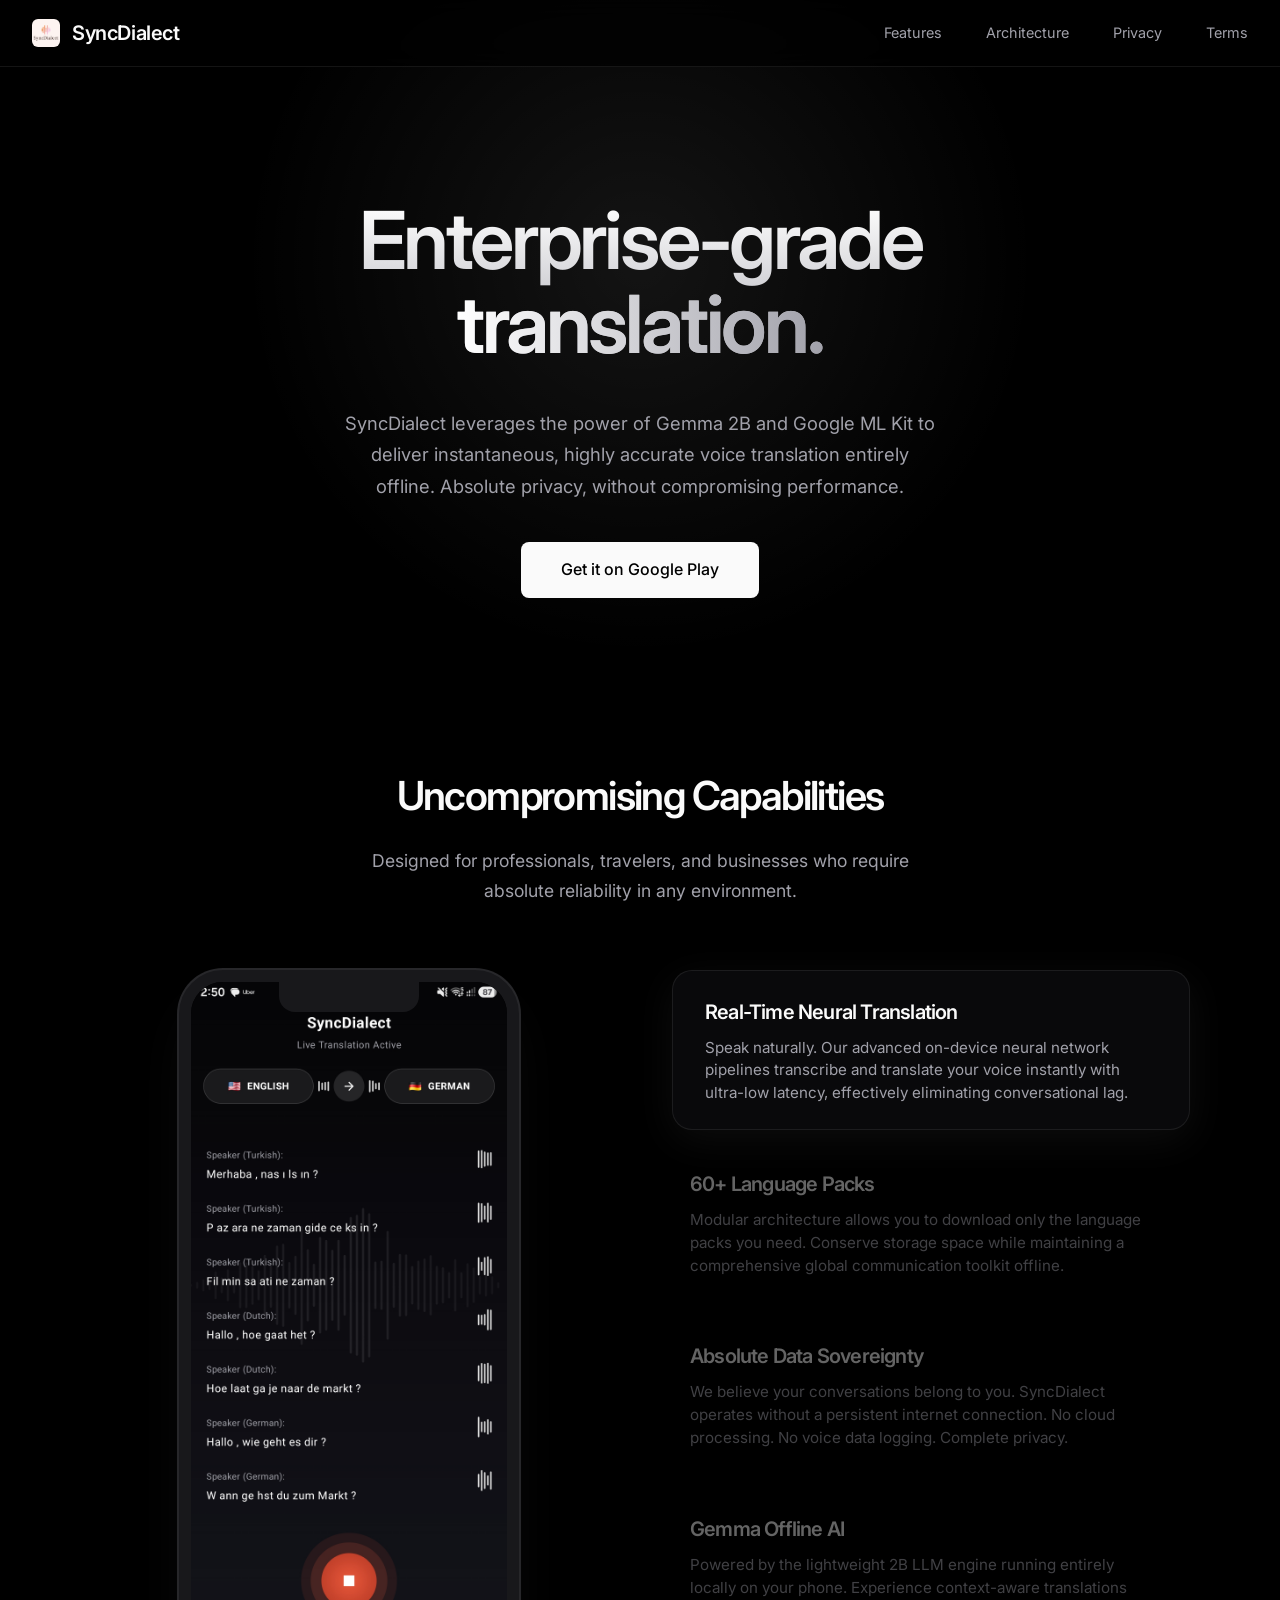
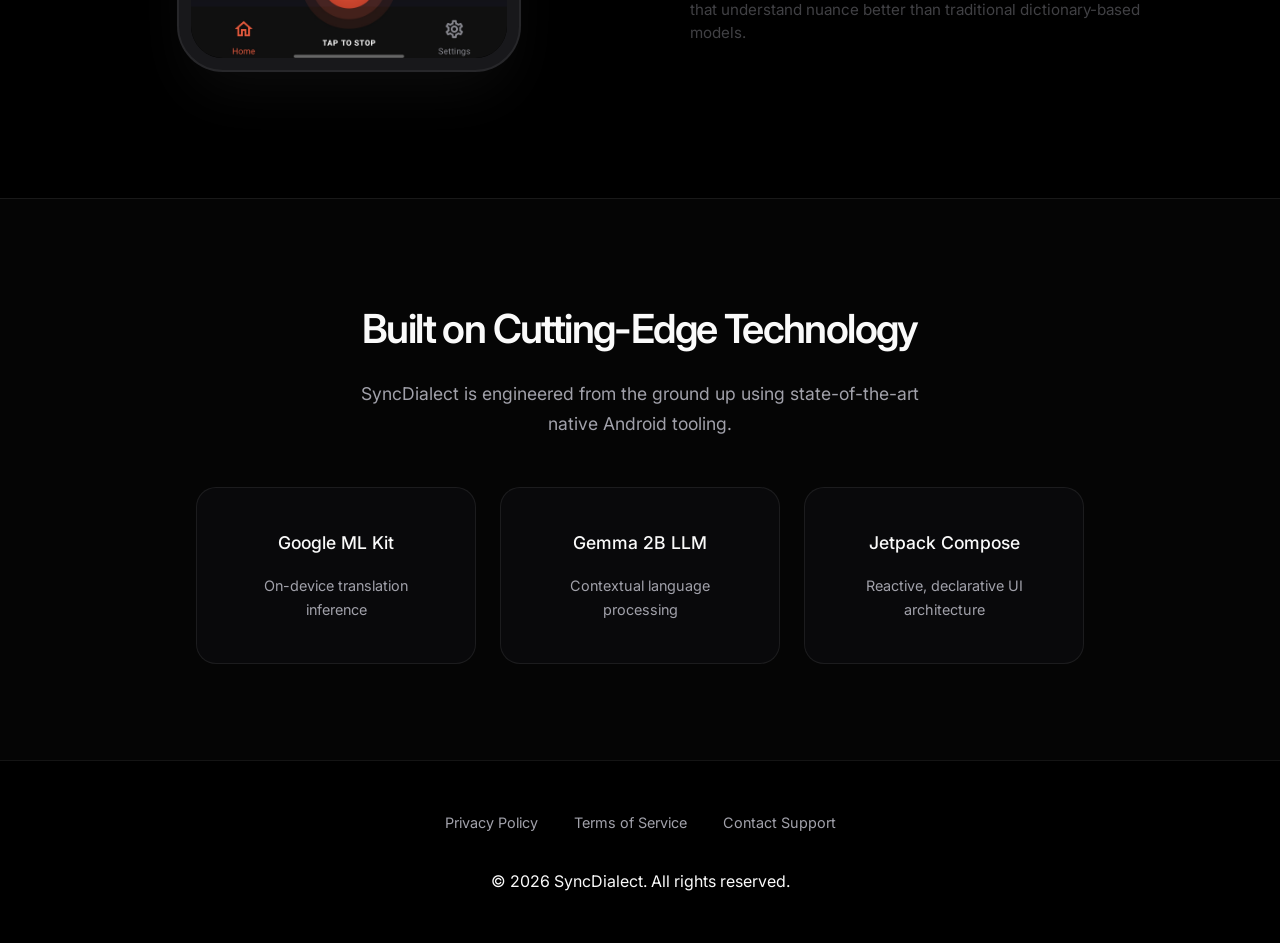
<file: index.html>
<!DOCTYPE html>
<html lang="en">
<head>
    <meta charset="UTF-8">
    <meta name="viewport" content="width=device-width, initial-scale=1.0">
    <title>SyncDialect | 100% Offline AI Translation</title>
    <meta name="description" content="SyncDialect is a premium, 100% offline AI voice translation application powered by Gemma and Google ML Kit.">
    <link rel="stylesheet" href="styles.css">
    <link href="https://fonts.googleapis.com/css2?family=Inter:wght@400;500;600;800&display=swap" rel="stylesheet">
</head>
<body>

    <!-- Navigation -->
    <nav>
        <div class="nav-container">
            <a href="index.html" class="logo">
                <img src="assets/default.png" alt="SyncDialect Logo" class="nav-icon">
                SyncDialect
            </a>
            <div class="nav-links">
                <a href="#features">Features</a>
                <a href="#architecture">Architecture</a>
                <a href="privacy.html">Privacy</a>
                <a href="terms.html">Terms</a>
            </div>
        </div>
    </nav>

    <!-- Hero Section -->
    <header class="hero">
        <div class="floating-languages">
            <span class="float-word w1">Hola</span>
            <span class="float-word w2">Bonjour</span>
            <span class="float-word w3">Hallo</span>
            <span class="float-word w4">مرحبا</span>
            <span class="float-word w5">你好</span>
            <span class="float-word w6">Ciao</span>
            <span class="float-word w7">Namaste</span>
            <span class="float-word w8">Привет</span>
        </div>
        <div class="hero-content">
            <h1>Enterprise-grade <br><span class="rotating-text">translation.</span></h1>
            <p>SyncDialect leverages the power of Gemma 2B and Google ML Kit to deliver instantaneous, highly accurate voice translation entirely offline. Absolute privacy, without compromising performance.</p>
            <a href="#" class="cta-button">Get it on Google Play</a>
        </div>
    </header>

    <!-- Bento Grid Features Section -->
    <section id="features">
        <div class="section-header">
            <h2>Uncompromising Capabilities</h2>
            <p>Designed for professionals, travelers, and businesses who require absolute reliability in any environment.</p>
        </div>
        
                <div class="slideshow-container">
            <div class="slideshow-visuals">
                <div class="phone-frame">
                    <img src="assets/1.jpg" alt="Translation Interface" class="slide-image active" id="slide-img-1">
                    <img src="assets/5.jpg" alt="Language Packs" class="slide-image" id="slide-img-2">
                    <img src="assets/3.jpg" alt="Data Sovereignty" class="slide-image" id="slide-img-3">
                    <img src="assets/2.jpg" alt="Gemma Offline Engine" class="slide-image" id="slide-img-4">
                </div>
            </div>
            
            <div class="slideshow-content">
                <div class="feature-block active" onclick="switchSlide(1)">
                    <h3>Real-Time Neural Translation</h3>
                    <p>Speak naturally. Our advanced on-device neural network pipelines transcribe and translate your voice instantly with ultra-low latency, effectively eliminating conversational lag.</p>
                </div>
                
                <div class="feature-block" onclick="switchSlide(2)">
                    <h3>60+ Language Packs</h3>
                    <p>Modular architecture allows you to download only the language packs you need. Conserve storage space while maintaining a comprehensive global communication toolkit offline.</p>
                </div>
                
                <div class="feature-block" onclick="switchSlide(3)">
                    <h3>Absolute Data Sovereignty</h3>
                    <p>We believe your conversations belong to you. SyncDialect operates without a persistent internet connection. No cloud processing. No voice data logging. Complete privacy.</p>
                </div>
                
                <div class="feature-block" onclick="switchSlide(4)">
                    <h3>Gemma Offline AI</h3>
                    <p>Powered by the lightweight 2B LLM engine running entirely locally on your phone. Experience context-aware translations that understand nuance better than traditional dictionary-based models.</p>
                </div>
            </div>
        </div>
</section>

    <!-- Architecture & Tech Stack -->
    <div id="architecture" class="bg-light">
        <div class="container">
            <div class="section-header" style="margin-bottom: 3rem;">
                <h2>Built on Cutting-Edge Technology</h2>
                <p>SyncDialect is engineered from the ground up using state-of-the-art native Android tooling.</p>
            </div>
            <div class="tech-stack">
                <div class="tech-item">
                    <span>Google ML Kit</span>
                    <p style="font-weight: 400; font-size: 0.9rem; text-align: center; max-width: 200px;">On-device translation inference</p>
                </div>
                <div class="tech-item">
                    <span>Gemma 2B LLM</span>
                    <p style="font-weight: 400; font-size: 0.9rem; text-align: center; max-width: 200px;">Contextual language processing</p>
                </div>
                <div class="tech-item">
                    <span>Jetpack Compose</span>
                    <p style="font-weight: 400; font-size: 0.9rem; text-align: center; max-width: 200px;">Reactive, declarative UI architecture</p>
                </div>
            </div>
        </div>
    </div>

    <!-- Footer -->
    <footer>
        <div class="footer-links">
            <a href="privacy.html">Privacy Policy</a>
            <a href="terms.html">Terms of Service</a>
            <a href="mailto:support@syncdialect.app">Contact Support</a>
        </div>
        <p>&copy; 2026 SyncDialect. All rights reserved.</p>
    </footer>


    <script>
        let currentSlide = 1;
        const totalSlides = 4;
        let slideInterval;

        function switchSlide(slideIndex) {
            // Update active states for images
            document.querySelectorAll('.slide-image').forEach((img, index) => {
                if (index + 1 === slideIndex) {
                    img.classList.add('active');
                } else {
                    img.classList.remove('active');
                }
            });

            // Update active states for feature blocks
            document.querySelectorAll('.feature-block').forEach((block, index) => {
                if (index + 1 === slideIndex) {
                    block.classList.add('active');
                } else {
                    block.classList.remove('active');
                }
            });

            currentSlide = slideIndex;
            resetInterval();
        }

        function nextSlide() {
            currentSlide = currentSlide >= totalSlides ? 1 : currentSlide + 1;
            switchSlide(currentSlide);
        }

        function resetInterval() {
            clearInterval(slideInterval);
            slideInterval = setInterval(nextSlide, 5000);
        }

        
        // Rotating Text
        const words = ["translation.", "traducción.", "traduction.", "übersetzung.", "ترجمة.", "翻译."];
        let wordIndex = 0;
        const rotatingText = document.querySelector('.rotating-text');
        
        if(rotatingText) {
            setInterval(() => {
                rotatingText.classList.remove('fade-in');
                rotatingText.classList.add('fade-out');
                
                setTimeout(() => {
                    wordIndex = (wordIndex + 1) % words.length;
                    rotatingText.textContent = words[wordIndex];
                    rotatingText.classList.remove('fade-out');
                    rotatingText.classList.add('fade-in');
                }, 400); // Wait for fade out
            }, 3000);
        }

        // Start the slideshow
        resetInterval();
    </script>
</body>
</html>
</file>
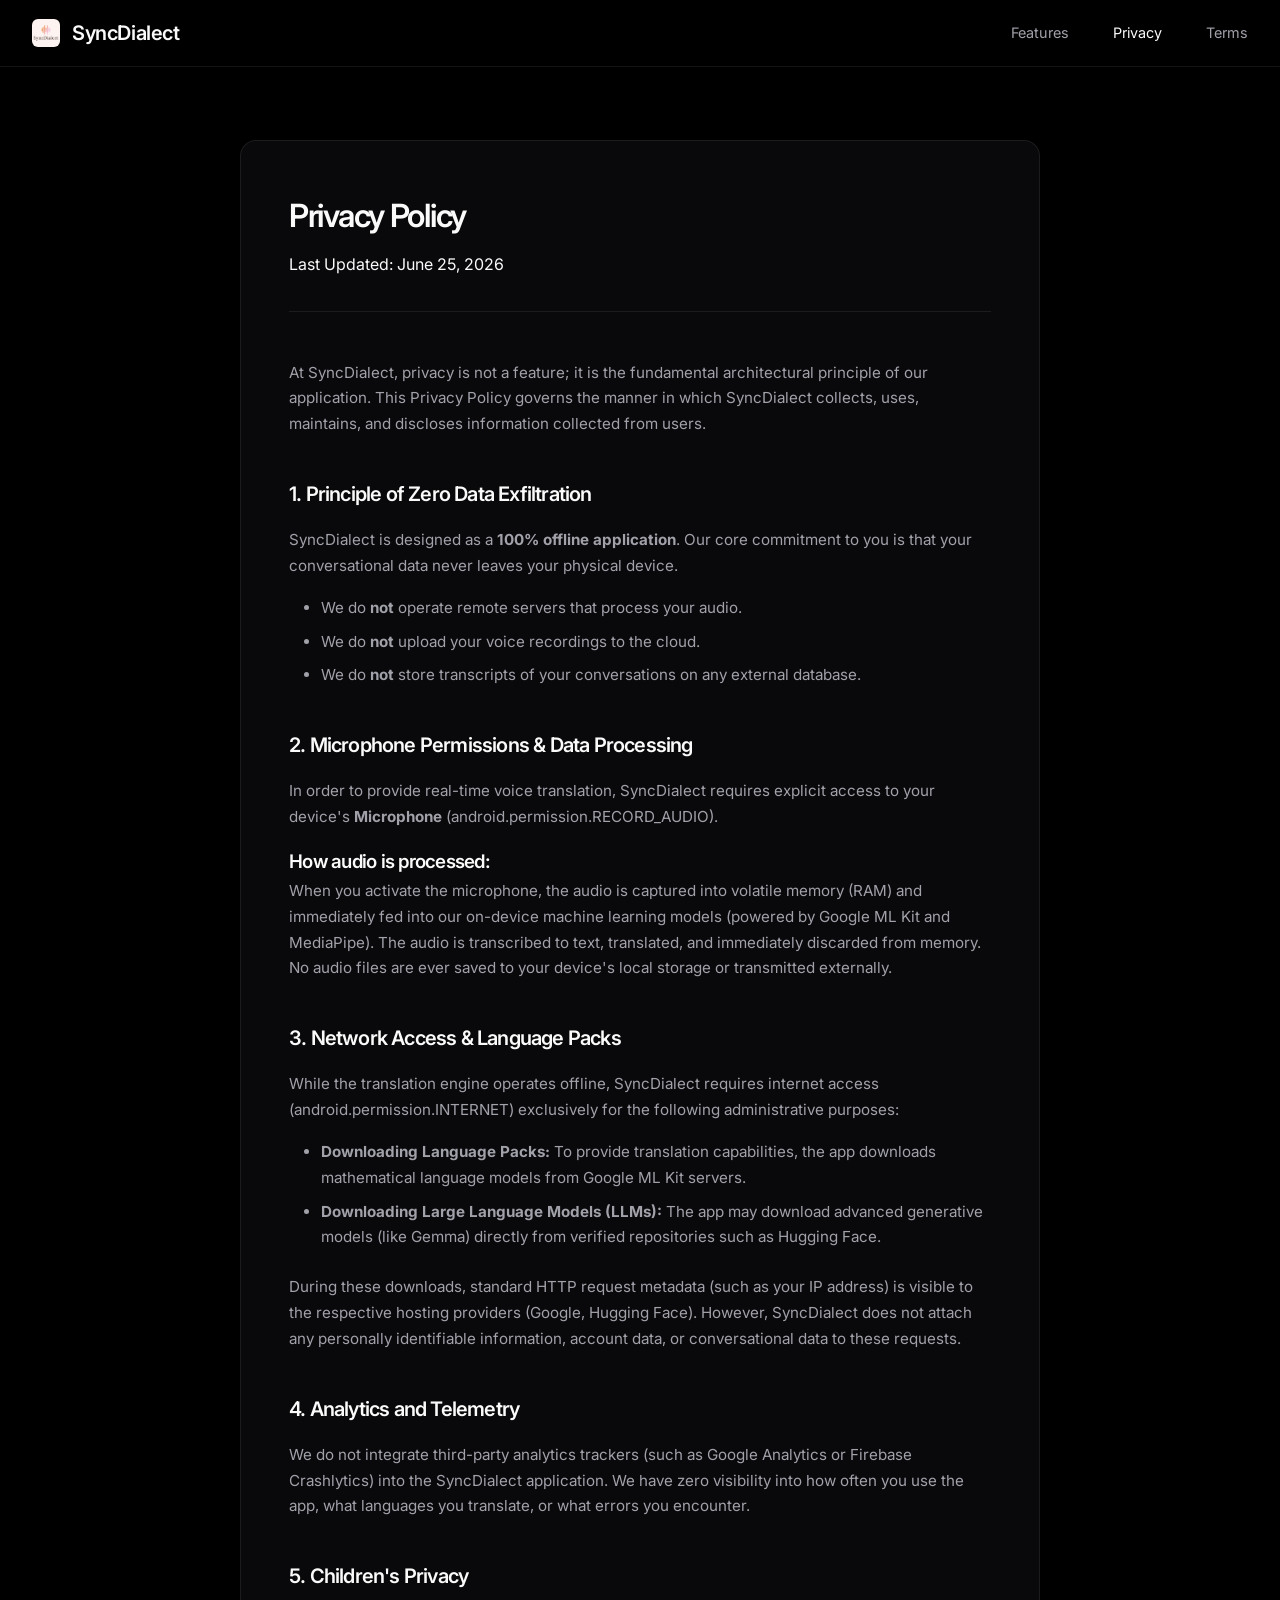
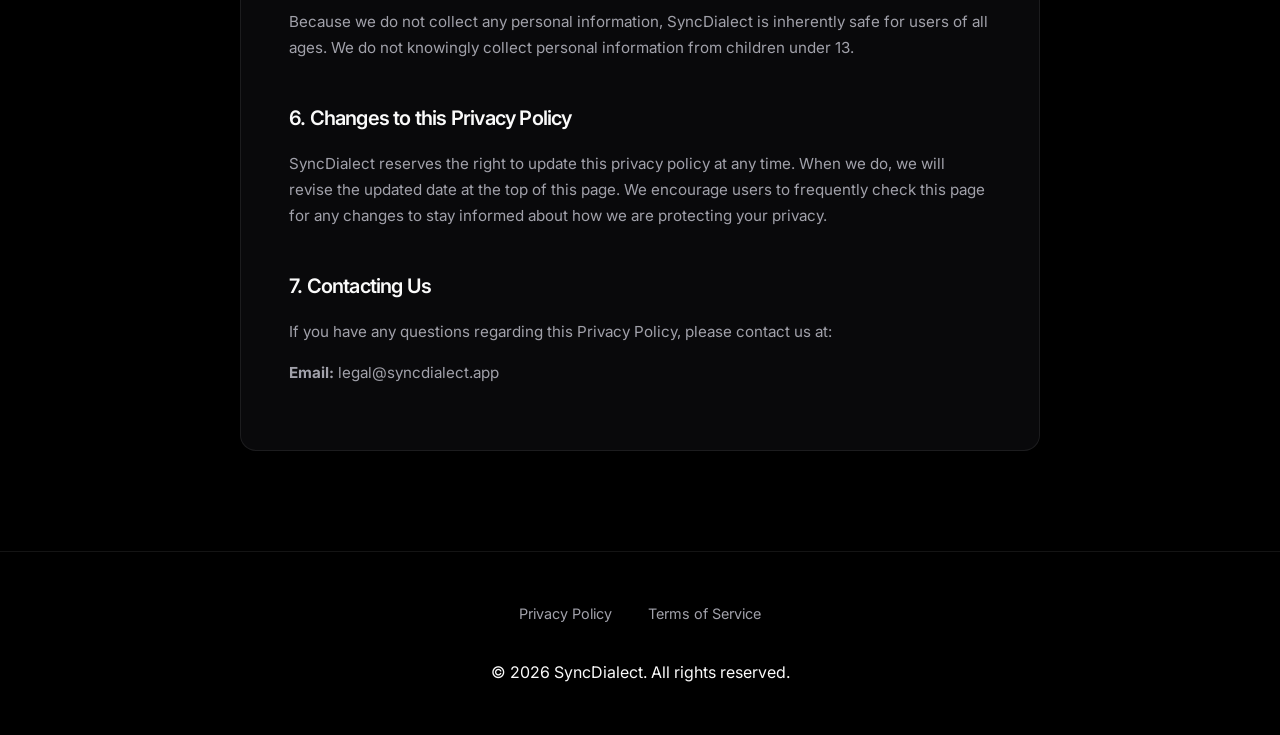
<file: privacy.html>
<!DOCTYPE html>
<html lang="en">
<head>
    <meta charset="UTF-8">
    <meta name="viewport" content="width=device-width, initial-scale=1.0">
    <title>Privacy Policy - SyncDialect</title>
    <meta name="description" content="Privacy Policy for SyncDialect">
    <link rel="stylesheet" href="styles.css">
    <link href="https://fonts.googleapis.com/css2?family=Inter:wght@400;500;600;800&display=swap" rel="stylesheet">
</head>
<body>

    <nav>
        <div class="nav-container">
            <a href="index.html" class="logo">
                <img src="assets/default.png" alt="SyncDialect Logo" class="nav-icon">
                SyncDialect
            </a>
            <div class="nav-links">
                <a href="index.html#features">Features</a>
                <a href="privacy.html" class="active">Privacy</a>
                <a href="terms.html">Terms</a>
            </div>
        </div>
    </nav>

    <main class="legal-container">
        <div class="legal-header">
            <h1>Privacy Policy</h1>
            <p>Last Updated: June 25, 2026</p>
        </div>
        
        <div class="legal-content">
            <p>At SyncDialect, privacy is not a feature; it is the fundamental architectural principle of our application. This Privacy Policy governs the manner in which SyncDialect collects, uses, maintains, and discloses information collected from users.</p>

            <h2>1. Principle of Zero Data Exfiltration</h2>
            <p>SyncDialect is designed as a <strong>100% offline application</strong>. Our core commitment to you is that your conversational data never leaves your physical device.</p>
            <ul>
                <li>We do <strong>not</strong> operate remote servers that process your audio.</li>
                <li>We do <strong>not</strong> upload your voice recordings to the cloud.</li>
                <li>We do <strong>not</strong> store transcripts of your conversations on any external database.</li>
            </ul>

            <h2>2. Microphone Permissions & Data Processing</h2>
            <p>In order to provide real-time voice translation, SyncDialect requires explicit access to your device's <strong>Microphone</strong> (<code>android.permission.RECORD_AUDIO</code>).</p>
            <h3>How audio is processed:</h3>
            <p>When you activate the microphone, the audio is captured into volatile memory (RAM) and immediately fed into our on-device machine learning models (powered by Google ML Kit and MediaPipe). The audio is transcribed to text, translated, and immediately discarded from memory. No audio files are ever saved to your device's local storage or transmitted externally.</p>

            <h2>3. Network Access & Language Packs</h2>
            <p>While the translation engine operates offline, SyncDialect requires internet access (<code>android.permission.INTERNET</code>) exclusively for the following administrative purposes:</p>
            <ul>
                <li><strong>Downloading Language Packs:</strong> To provide translation capabilities, the app downloads mathematical language models from Google ML Kit servers.</li>
                <li><strong>Downloading Large Language Models (LLMs):</strong> The app may download advanced generative models (like Gemma) directly from verified repositories such as Hugging Face.</li>
            </ul>
            <p>During these downloads, standard HTTP request metadata (such as your IP address) is visible to the respective hosting providers (Google, Hugging Face). However, SyncDialect does not attach any personally identifiable information, account data, or conversational data to these requests.</p>

            <h2>4. Analytics and Telemetry</h2>
            <p>We do not integrate third-party analytics trackers (such as Google Analytics or Firebase Crashlytics) into the SyncDialect application. We have zero visibility into how often you use the app, what languages you translate, or what errors you encounter.</p>

            <h2>5. Children's Privacy</h2>
            <p>Because we do not collect any personal information, SyncDialect is inherently safe for users of all ages. We do not knowingly collect personal information from children under 13.</p>

            <h2>6. Changes to this Privacy Policy</h2>
            <p>SyncDialect reserves the right to update this privacy policy at any time. When we do, we will revise the updated date at the top of this page. We encourage users to frequently check this page for any changes to stay informed about how we are protecting your privacy.</p>

            <h2>7. Contacting Us</h2>
            <p>If you have any questions regarding this Privacy Policy, please contact us at:</p>
            <p><strong>Email:</strong> legal@syncdialect.app</p>
        </div>
    </main>

    <footer>
        <div class="footer-links">
            <a href="privacy.html">Privacy Policy</a>
            <a href="terms.html">Terms of Service</a>
        </div>
        <p>&copy; 2026 SyncDialect. All rights reserved.</p>
    </footer>

</body>
</html>
</file>
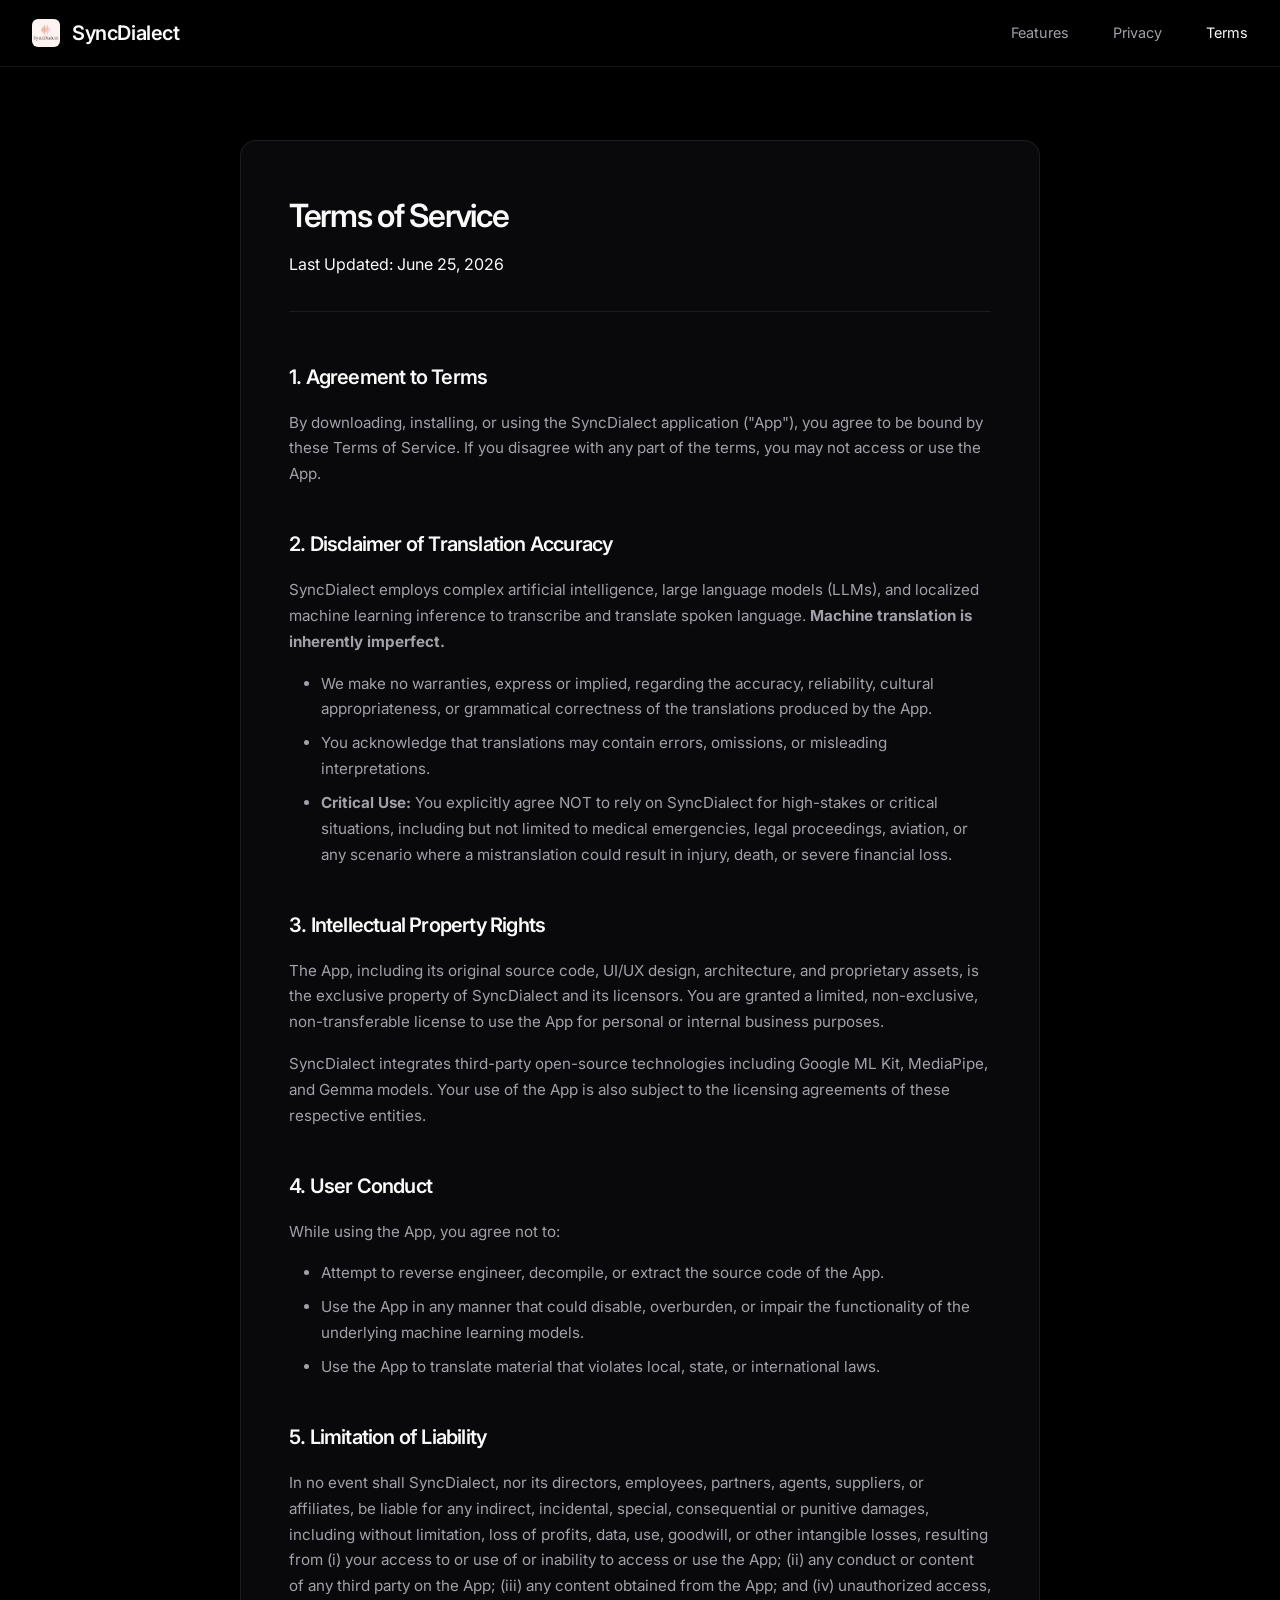
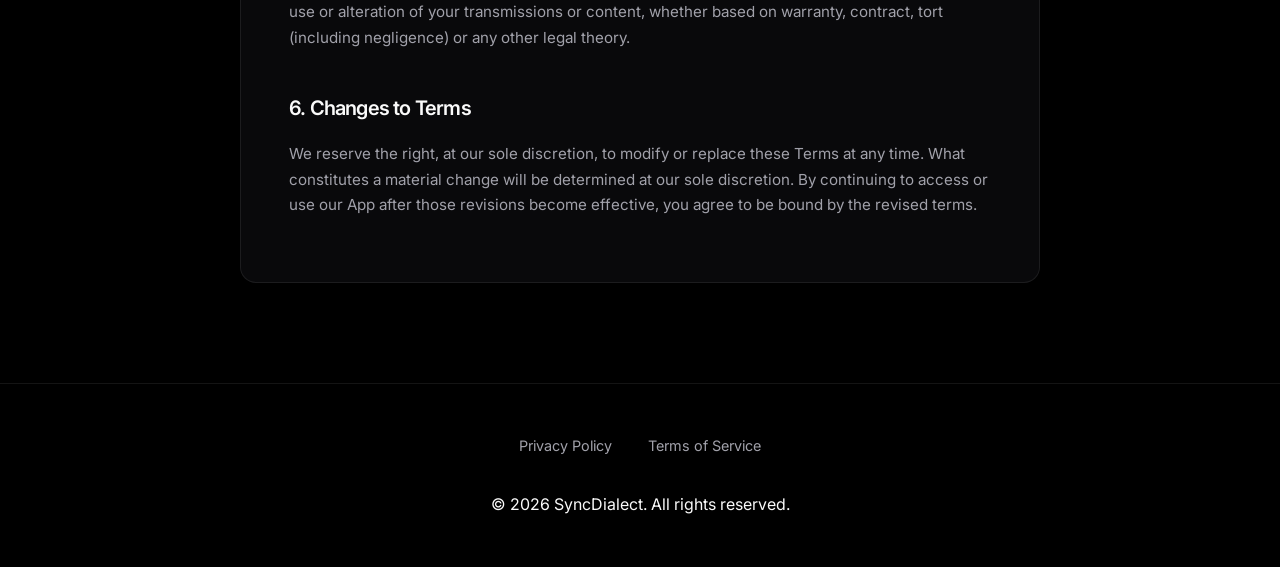
<file: terms.html>
<!DOCTYPE html>
<html lang="en">
<head>
    <meta charset="UTF-8">
    <meta name="viewport" content="width=device-width, initial-scale=1.0">
    <title>Terms of Service - SyncDialect</title>
    <meta name="description" content="Terms of Service for SyncDialect">
    <link rel="stylesheet" href="styles.css">
    <link href="https://fonts.googleapis.com/css2?family=Inter:wght@400;500;600;800&display=swap" rel="stylesheet">
</head>
<body>

    <nav>
        <div class="nav-container">
            <a href="index.html" class="logo">
                <img src="assets/default.png" alt="SyncDialect Logo" class="nav-icon">
                SyncDialect
            </a>
            <div class="nav-links">
                <a href="index.html#features">Features</a>
                <a href="privacy.html">Privacy</a>
                <a href="terms.html" class="active">Terms</a>
            </div>
        </div>
    </nav>

    <main class="legal-container">
        <div class="legal-header">
            <h1>Terms of Service</h1>
            <p>Last Updated: June 25, 2026</p>
        </div>
        
        <div class="legal-content">
            <h2>1. Agreement to Terms</h2>
            <p>By downloading, installing, or using the SyncDialect application ("App"), you agree to be bound by these Terms of Service. If you disagree with any part of the terms, you may not access or use the App.</p>

            <h2>2. Disclaimer of Translation Accuracy</h2>
            <p>SyncDialect employs complex artificial intelligence, large language models (LLMs), and localized machine learning inference to transcribe and translate spoken language. <strong>Machine translation is inherently imperfect.</strong></p>
            <ul>
                <li>We make no warranties, express or implied, regarding the accuracy, reliability, cultural appropriateness, or grammatical correctness of the translations produced by the App.</li>
                <li>You acknowledge that translations may contain errors, omissions, or misleading interpretations.</li>
                <li><strong>Critical Use:</strong> You explicitly agree NOT to rely on SyncDialect for high-stakes or critical situations, including but not limited to medical emergencies, legal proceedings, aviation, or any scenario where a mistranslation could result in injury, death, or severe financial loss.</li>
            </ul>

            <h2>3. Intellectual Property Rights</h2>
            <p>The App, including its original source code, UI/UX design, architecture, and proprietary assets, is the exclusive property of SyncDialect and its licensors. You are granted a limited, non-exclusive, non-transferable license to use the App for personal or internal business purposes.</p>
            <p>SyncDialect integrates third-party open-source technologies including Google ML Kit, MediaPipe, and Gemma models. Your use of the App is also subject to the licensing agreements of these respective entities.</p>

            <h2>4. User Conduct</h2>
            <p>While using the App, you agree not to:</p>
            <ul>
                <li>Attempt to reverse engineer, decompile, or extract the source code of the App.</li>
                <li>Use the App in any manner that could disable, overburden, or impair the functionality of the underlying machine learning models.</li>
                <li>Use the App to translate material that violates local, state, or international laws.</li>
            </ul>

            <h2>5. Limitation of Liability</h2>
            <p>In no event shall SyncDialect, nor its directors, employees, partners, agents, suppliers, or affiliates, be liable for any indirect, incidental, special, consequential or punitive damages, including without limitation, loss of profits, data, use, goodwill, or other intangible losses, resulting from (i) your access to or use of or inability to access or use the App; (ii) any conduct or content of any third party on the App; (iii) any content obtained from the App; and (iv) unauthorized access, use or alteration of your transmissions or content, whether based on warranty, contract, tort (including negligence) or any other legal theory.</p>

            <h2>6. Changes to Terms</h2>
            <p>We reserve the right, at our sole discretion, to modify or replace these Terms at any time. What constitutes a material change will be determined at our sole discretion. By continuing to access or use our App after those revisions become effective, you agree to be bound by the revised terms.</p>

        </div>
    </main>

    <footer>
        <div class="footer-links">
            <a href="privacy.html">Privacy Policy</a>
            <a href="terms.html">Terms of Service</a>
        </div>
        <p>&copy; 2026 SyncDialect. All rights reserved.</p>
    </footer>

</body>
</html>
</file>
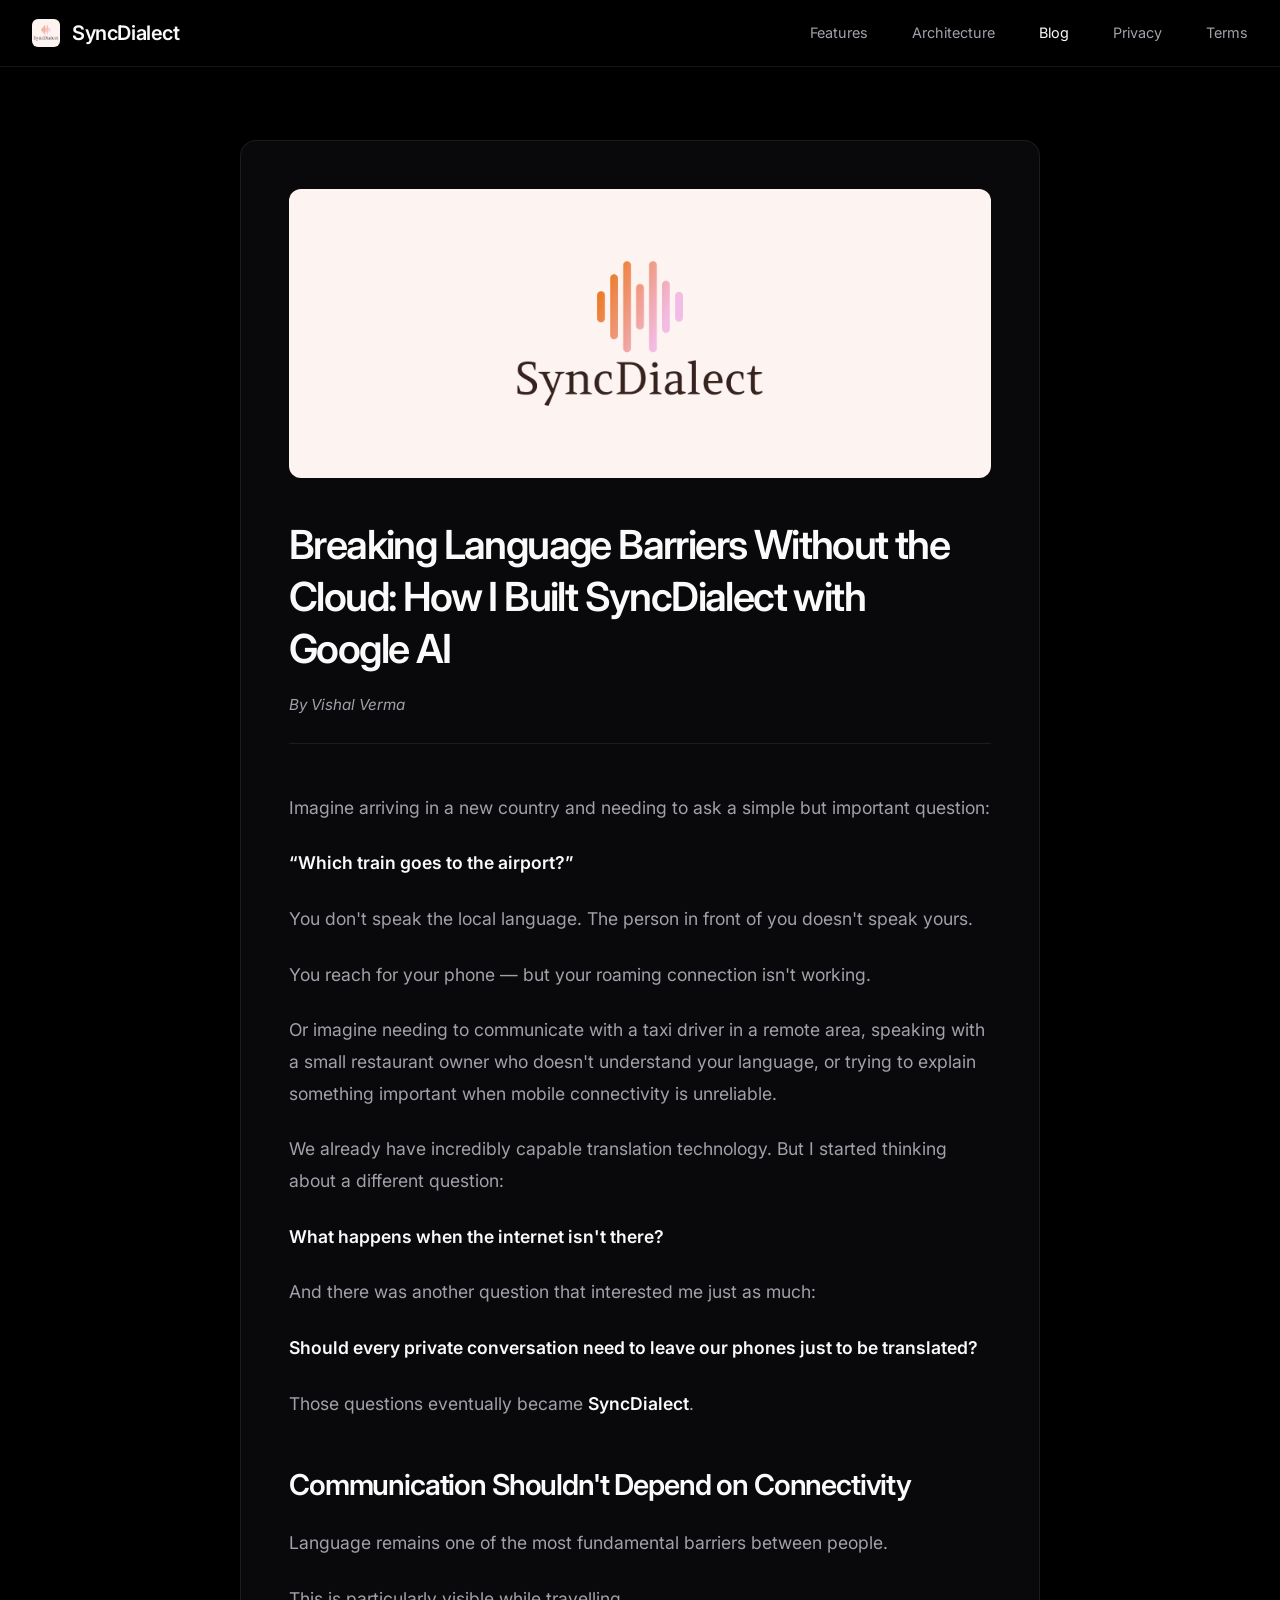
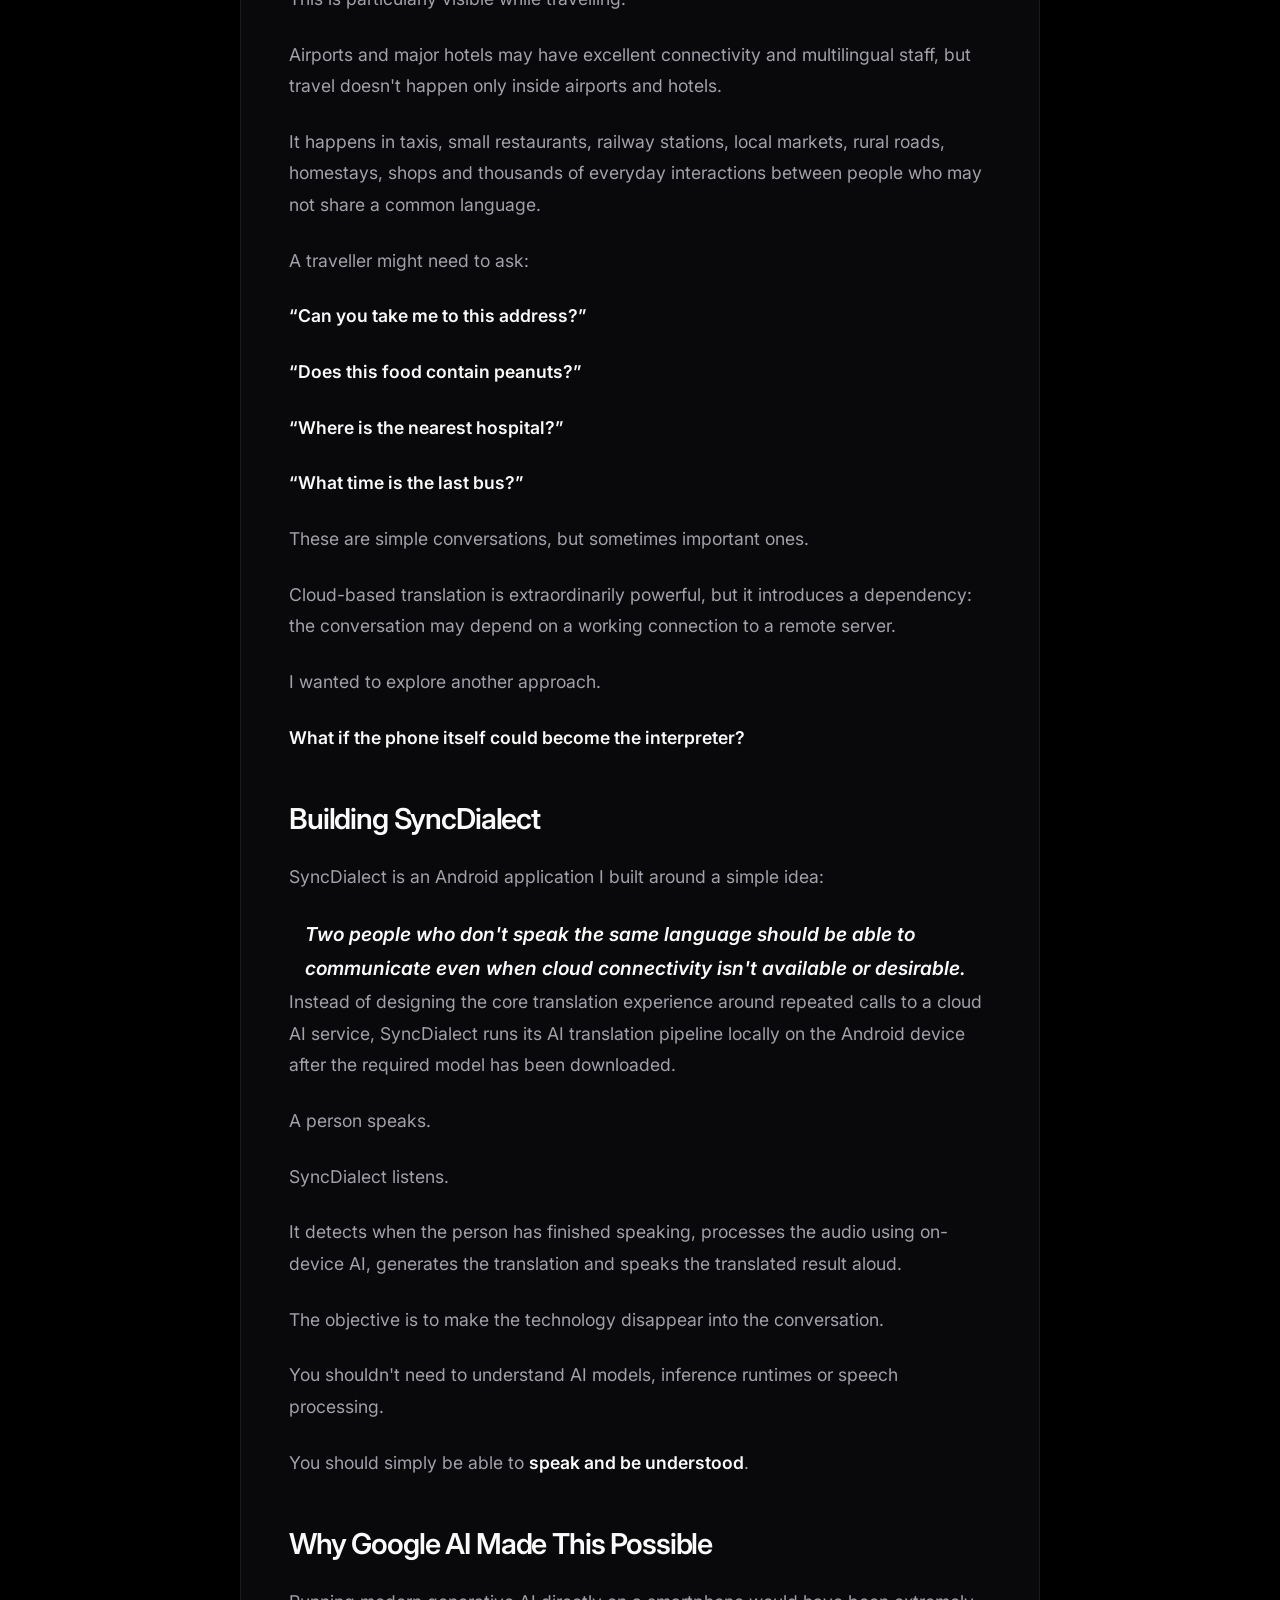
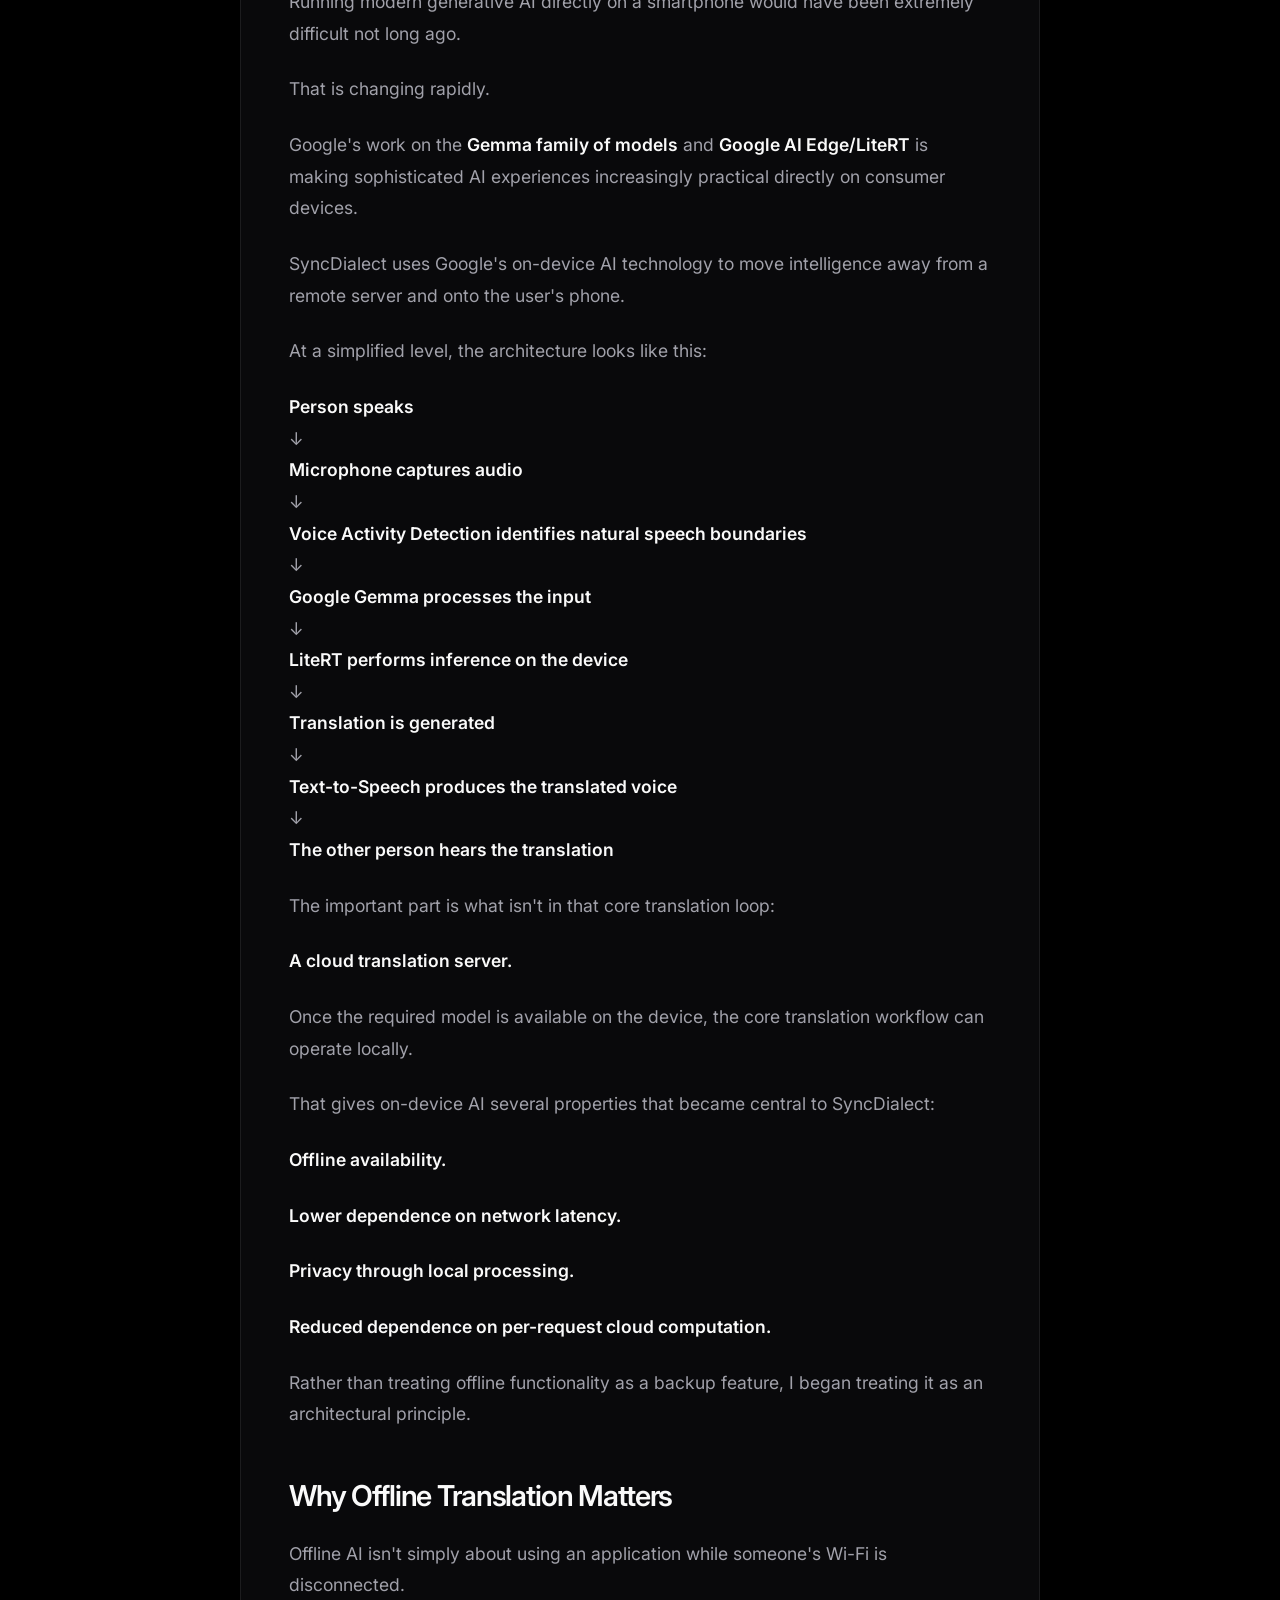
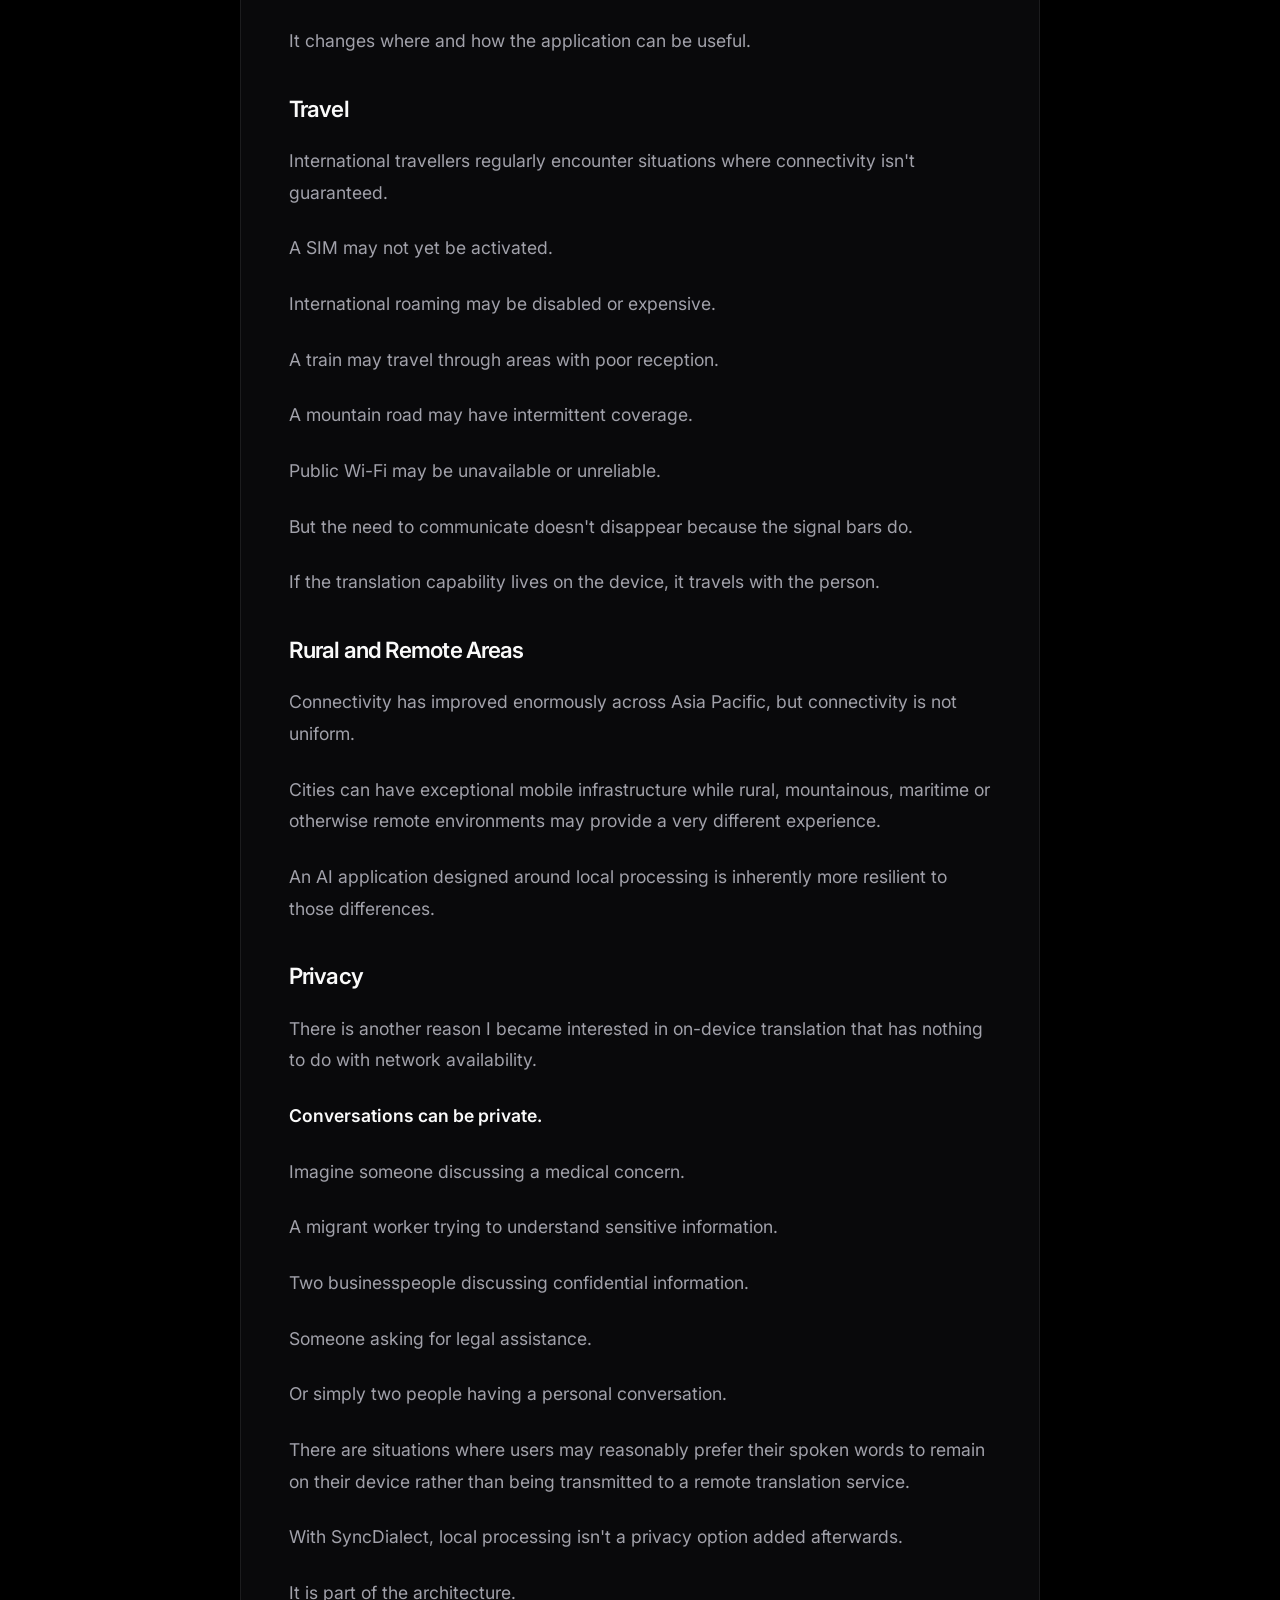
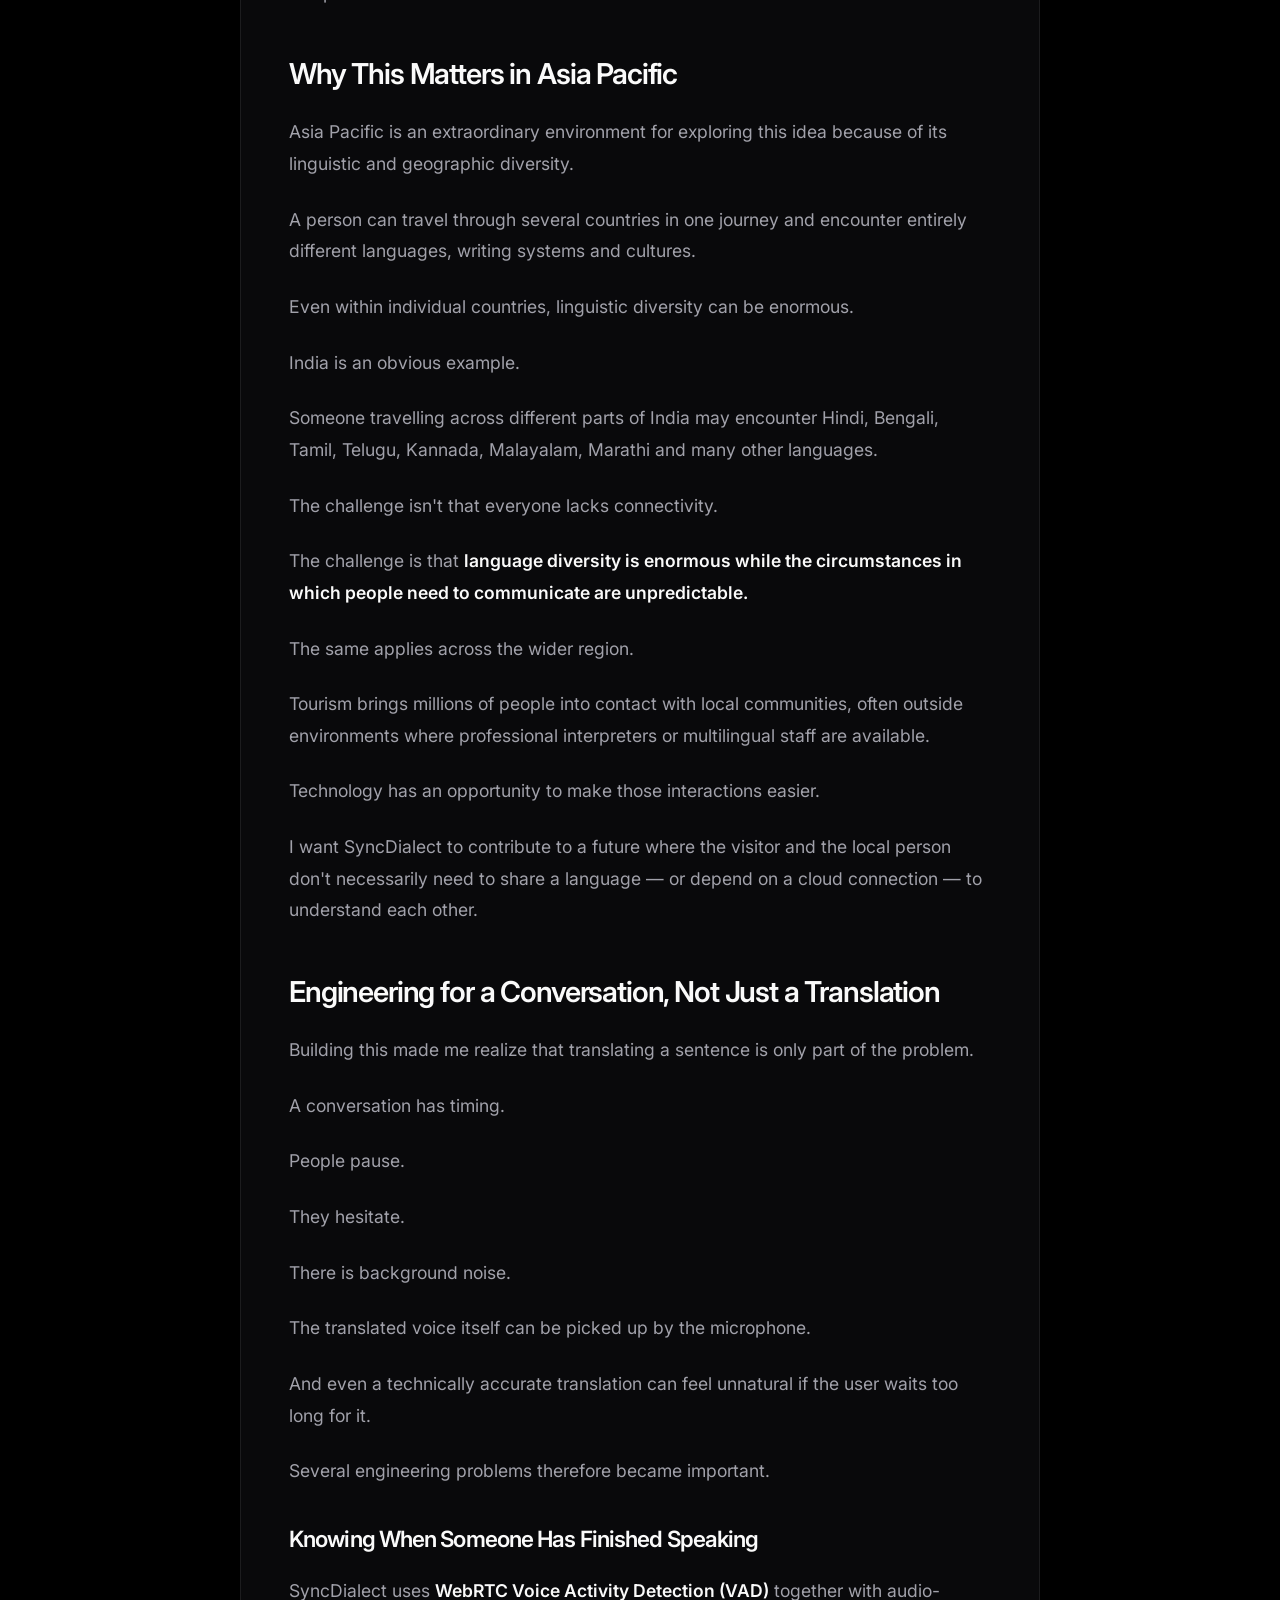
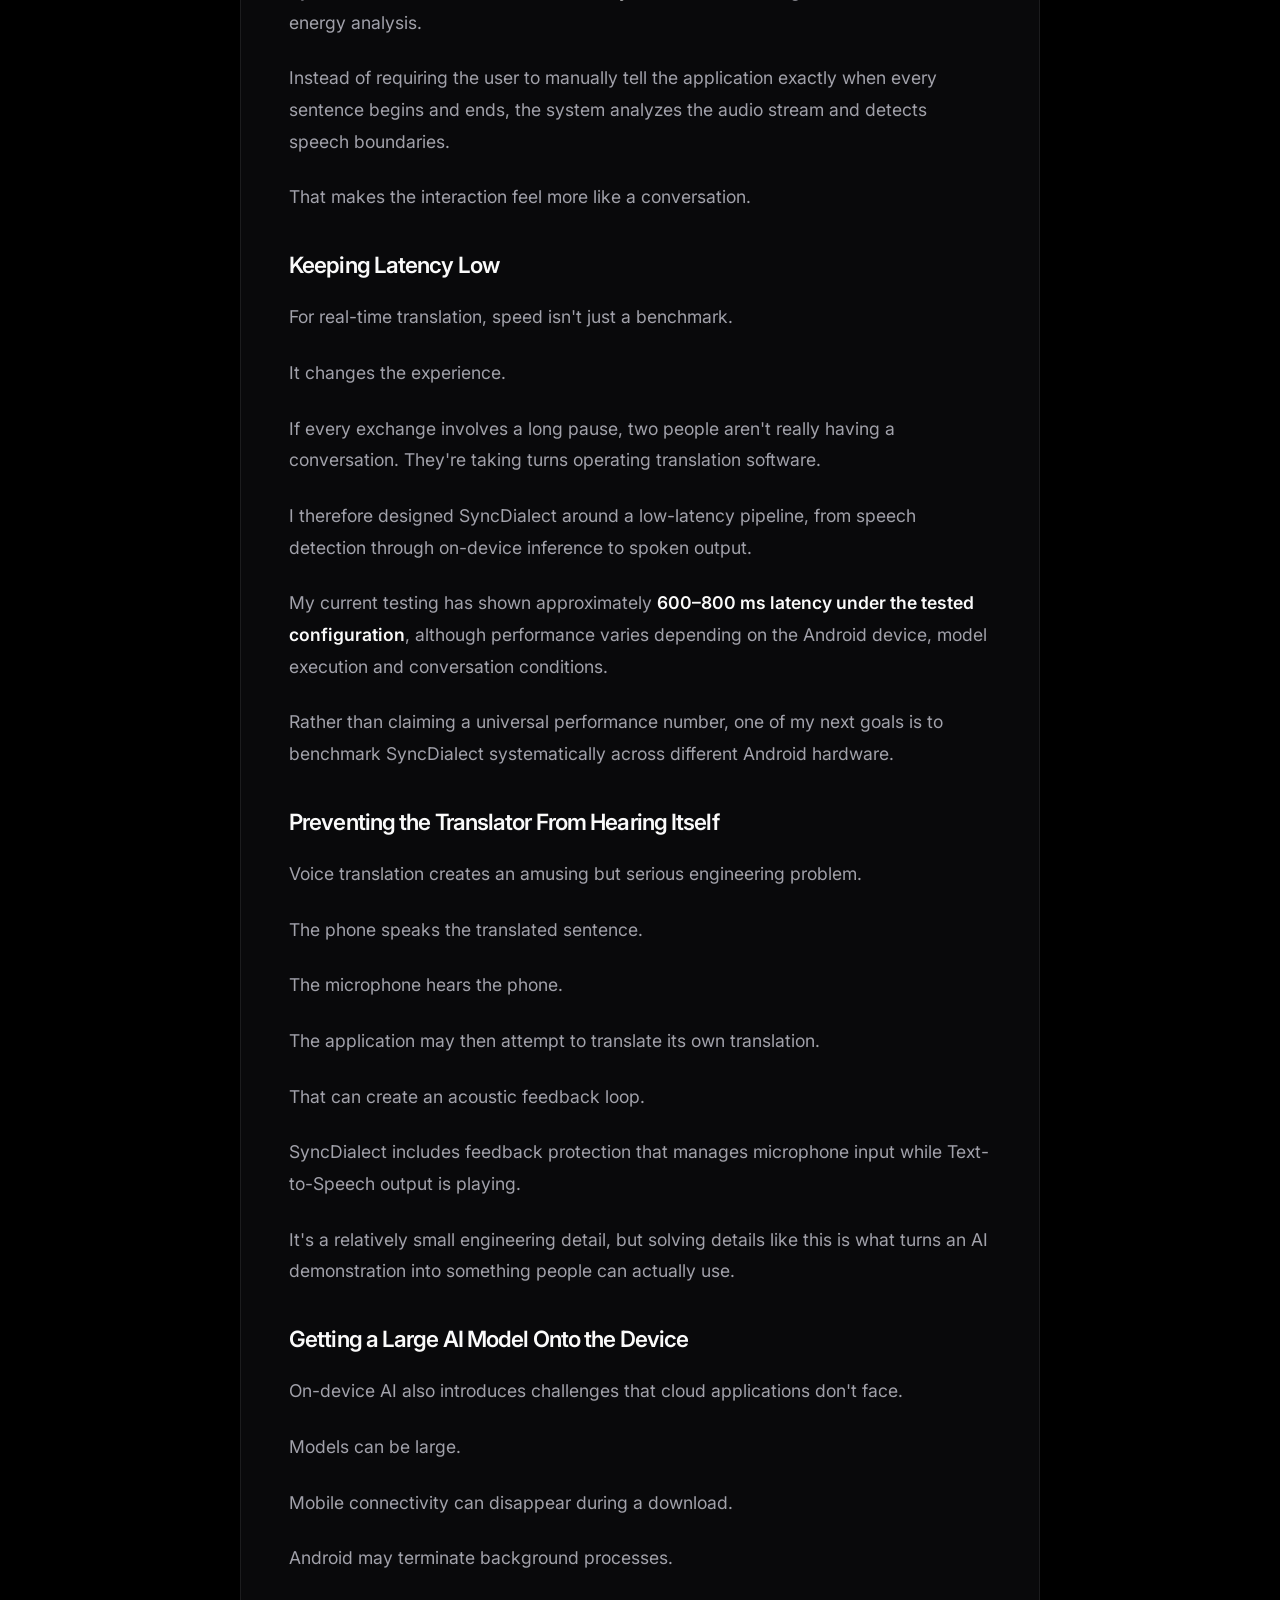
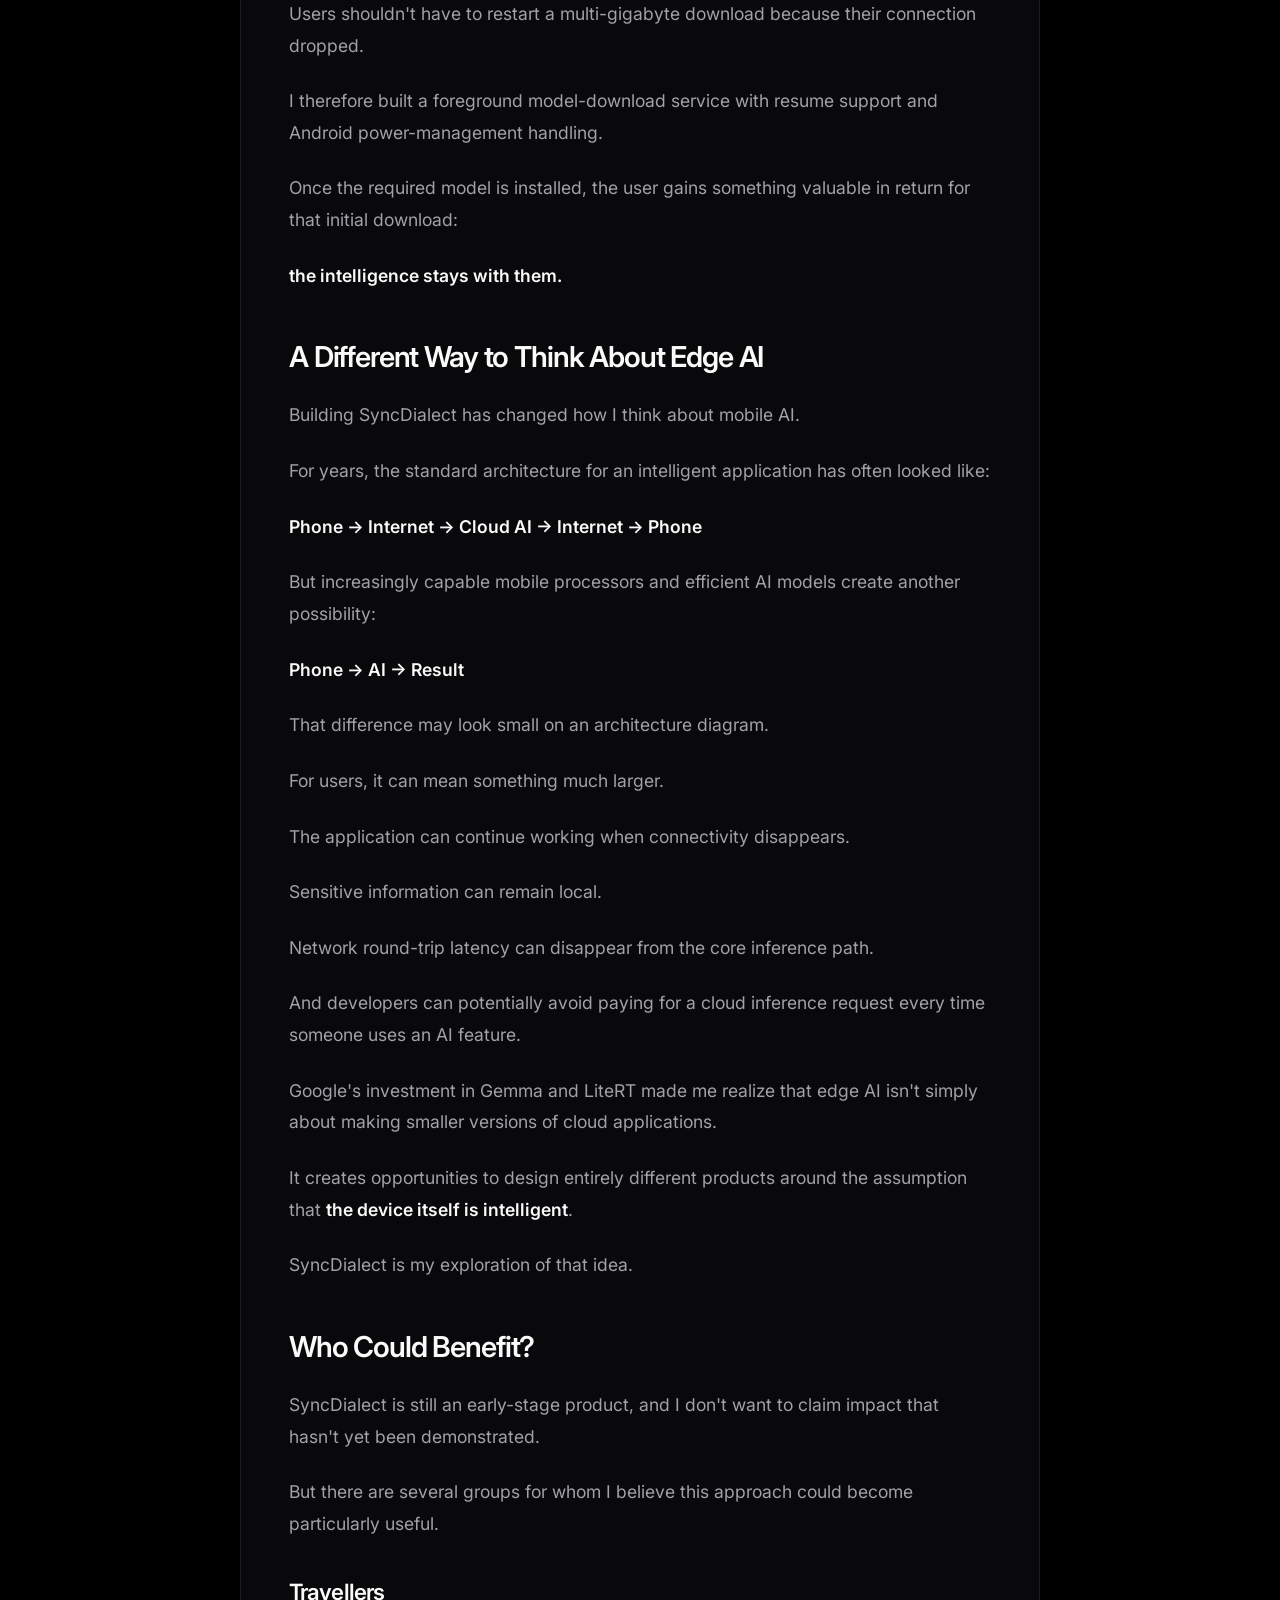
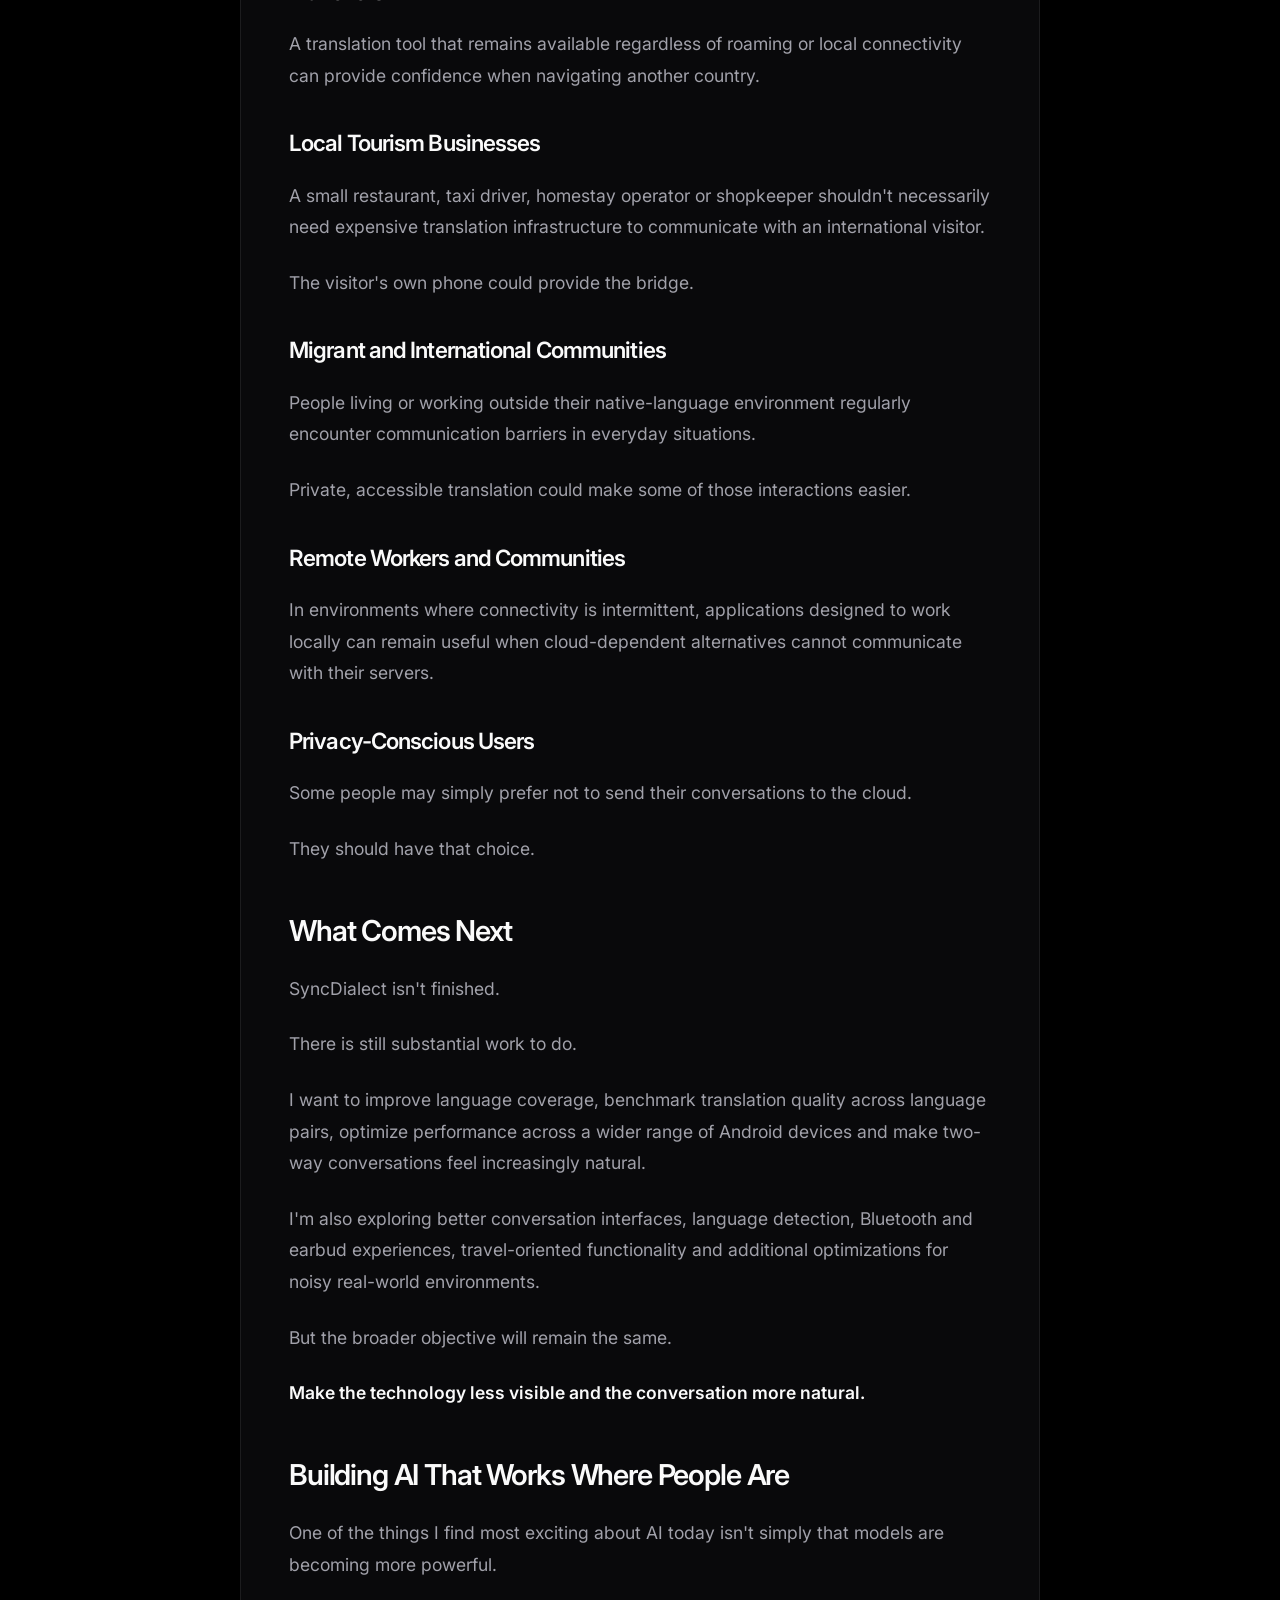
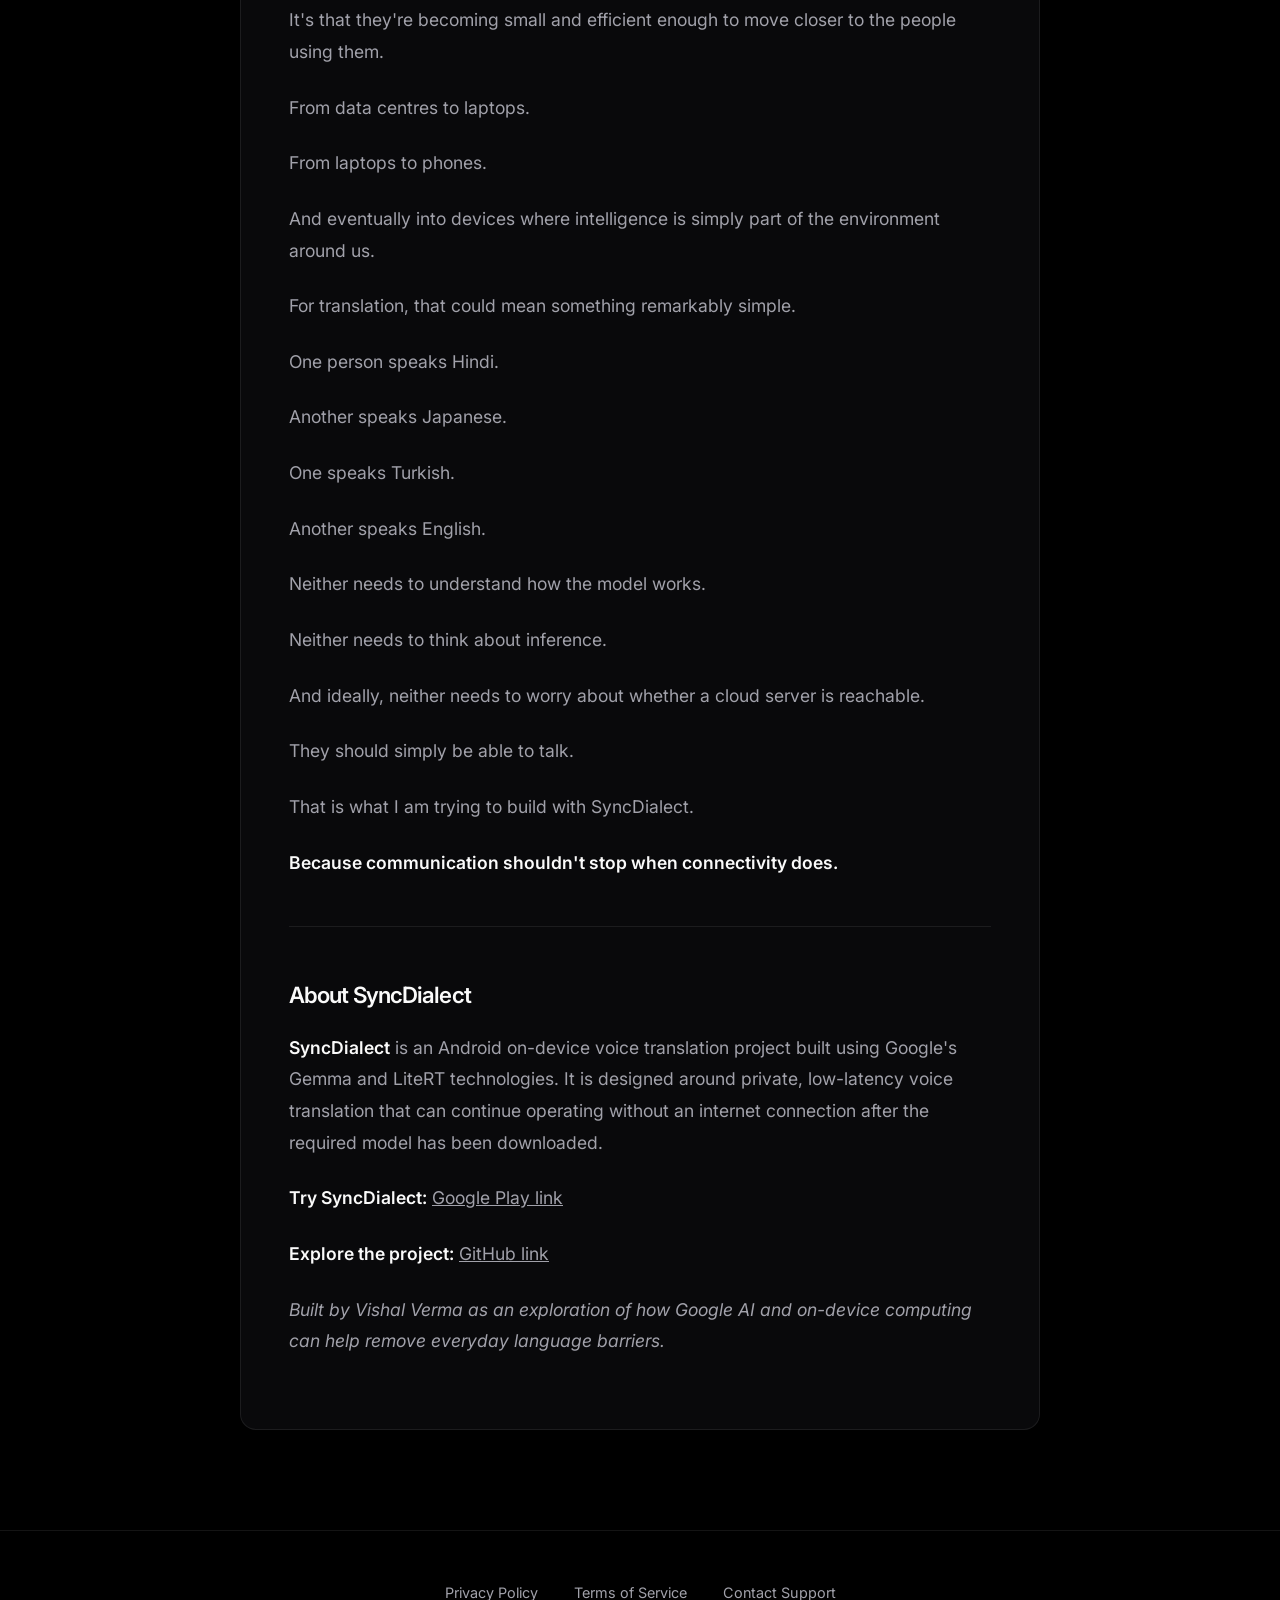
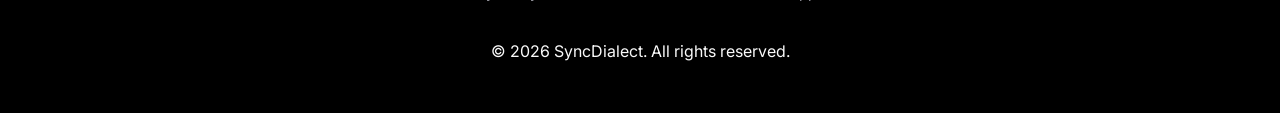
<file: website/blog.html>
<!DOCTYPE html>
<html lang="en">
<head>
    <meta charset="UTF-8">
    <meta name="viewport" content="width=device-width, initial-scale=1.0">
    <title>Blog | Breaking Language Barriers Without the Cloud</title>
    <meta name="description" content="How I Built SyncDialect with Google AI by Vishal Verma.">
    <link rel="stylesheet" href="styles.css">
    <link href="https://fonts.googleapis.com/css2?family=Inter:wght@400;500;600;800&display=swap" rel="stylesheet">
    <style>
        .blog-container {
            max-width: 800px;
            margin: 140px auto 100px;
            padding: 3rem;
            background-color: var(--bg-card);
            border-radius: 16px;
            border: 1px solid var(--border-color);
            color: var(--text-muted);
            line-height: 1.8;
            font-size: 1.1rem;
        }
        .blog-container h1 {
            color: var(--text-main);
            font-size: 2.5rem;
            margin-bottom: 1rem;
            line-height: 1.3;
        }
        .blog-container h2 {
            color: var(--text-main);
            font-size: 1.8rem;
            margin-top: 2.5rem;
            margin-bottom: 1rem;
        }
        .blog-container h3 {
            color: var(--text-main);
            font-size: 1.4rem;
            margin-top: 2rem;
            margin-bottom: 1rem;
        }
        .blog-container p {
            margin-bottom: 1.5rem;
        }
        .blog-container strong {
            color: var(--text-main);
            font-weight: 600;
        }
        .blog-container em {
            color: var(--text-muted);
            font-style: italic;
        }
        .blog-container blockquote {
            border-left: 4px solid var(--accent-coral);
            padding-left: 1rem;
            margin-left: 0;
            margin-right: 0;
            color: var(--text-main);
            font-size: 1.2rem;
            font-style: italic;
        }
        .blog-image {
            width: 100%;
            height: auto;
            border-radius: 12px;
            margin-bottom: 2rem;
        }
        .author-meta {
            font-size: 0.95rem;
            margin-bottom: 3rem;
            padding-bottom: 1.5rem;
            border-bottom: 1px solid var(--border-color);
        }
    </style>
</head>
<body>
    <!-- Navigation -->
    <nav>
        <div class="nav-container">
            <a href="index.html" class="logo">
                <img src="assets/default.png" alt="SyncDialect Logo" class="nav-icon">
                SyncDialect
            </a>
            <div class="nav-links">
                <a href="index.html#features">Features</a>
                <a href="index.html#architecture">Architecture</a>
                <a href="blog.html" class="active">Blog</a>
                <a href="privacy.html">Privacy</a>
                <a href="terms.html">Terms</a>
            </div>
        </div>
    </nav>

    <div class="blog-container">
        <img src="assets/blog-cover.png" alt="SyncDialect Blog Cover" class="blog-image">
        
        <h1>Breaking Language Barriers Without the Cloud: How I Built SyncDialect with Google AI</h1>
        <div class="author-meta">
            <em>By Vishal Verma</em>
        </div>

        <p>Imagine arriving in a new country and needing to ask a simple but important question:</p>
        <p><strong>“Which train goes to the airport?”</strong></p>
        <p>You don't speak the local language. The person in front of you doesn't speak yours.</p>
        <p>You reach for your phone — but your roaming connection isn't working.</p>
        <p>Or imagine needing to communicate with a taxi driver in a remote area, speaking with a small restaurant owner who doesn't understand your language, or trying to explain something important when mobile connectivity is unreliable.</p>
        <p>We already have incredibly capable translation technology. But I started thinking about a different question:</p>
        <p><strong>What happens when the internet isn't there?</strong></p>
        <p>And there was another question that interested me just as much:</p>
        <p><strong>Should every private conversation need to leave our phones just to be translated?</strong></p>
        <p>Those questions eventually became <strong>SyncDialect</strong>.</p>

        <h2>Communication Shouldn't Depend on Connectivity</h2>
        <p>Language remains one of the most fundamental barriers between people.</p>
        <p>This is particularly visible while travelling.</p>
        <p>Airports and major hotels may have excellent connectivity and multilingual staff, but travel doesn't happen only inside airports and hotels.</p>
        <p>It happens in taxis, small restaurants, railway stations, local markets, rural roads, homestays, shops and thousands of everyday interactions between people who may not share a common language.</p>
        <p>A traveller might need to ask:</p>
        <p><strong>“Can you take me to this address?”</strong></p>
        <p><strong>“Does this food contain peanuts?”</strong></p>
        <p><strong>“Where is the nearest hospital?”</strong></p>
        <p><strong>“What time is the last bus?”</strong></p>
        <p>These are simple conversations, but sometimes important ones.</p>
        <p>Cloud-based translation is extraordinarily powerful, but it introduces a dependency: the conversation may depend on a working connection to a remote server.</p>
        <p>I wanted to explore another approach.</p>
        <p><strong>What if the phone itself could become the interpreter?</strong></p>

        <h2>Building SyncDialect</h2>
        <p>SyncDialect is an Android application I built around a simple idea:</p>
        <blockquote><strong>Two people who don't speak the same language should be able to communicate even when cloud connectivity isn't available or desirable.</strong></blockquote>
        <p>Instead of designing the core translation experience around repeated calls to a cloud AI service, SyncDialect runs its AI translation pipeline locally on the Android device after the required model has been downloaded.</p>
        <p>A person speaks.</p>
        <p>SyncDialect listens.</p>
        <p>It detects when the person has finished speaking, processes the audio using on-device AI, generates the translation and speaks the translated result aloud.</p>
        <p>The objective is to make the technology disappear into the conversation.</p>
        <p>You shouldn't need to understand AI models, inference runtimes or speech processing.</p>
        <p>You should simply be able to <strong>speak and be understood</strong>.</p>

        <h2>Why Google AI Made This Possible</h2>
        <p>Running modern generative AI directly on a smartphone would have been extremely difficult not long ago.</p>
        <p>That is changing rapidly.</p>
        <p>Google's work on the <strong>Gemma family of models</strong> and <strong>Google AI Edge/LiteRT</strong> is making sophisticated AI experiences increasingly practical directly on consumer devices.</p>
        <p>SyncDialect uses Google's on-device AI technology to move intelligence away from a remote server and onto the user's phone.</p>
        <p>At a simplified level, the architecture looks like this:</p>
        <p><strong>Person speaks</strong><br>↓<br><strong>Microphone captures audio</strong><br>↓<br><strong>Voice Activity Detection identifies natural speech boundaries</strong><br>↓<br><strong>Google Gemma processes the input</strong><br>↓<br><strong>LiteRT performs inference on the device</strong><br>↓<br><strong>Translation is generated</strong><br>↓<br><strong>Text-to-Speech produces the translated voice</strong><br>↓<br><strong>The other person hears the translation</strong></p>
        <p>The important part is what isn't in that core translation loop:</p>
        <p><strong>A cloud translation server.</strong></p>
        <p>Once the required model is available on the device, the core translation workflow can operate locally.</p>
        <p>That gives on-device AI several properties that became central to SyncDialect:</p>
        <p><strong>Offline availability.</strong></p>
        <p><strong>Lower dependence on network latency.</strong></p>
        <p><strong>Privacy through local processing.</strong></p>
        <p><strong>Reduced dependence on per-request cloud computation.</strong></p>
        <p>Rather than treating offline functionality as a backup feature, I began treating it as an architectural principle.</p>

        <h2>Why Offline Translation Matters</h2>
        <p>Offline AI isn't simply about using an application while someone's Wi-Fi is disconnected.</p>
        <p>It changes where and how the application can be useful.</p>
        
        <h3>Travel</h3>
        <p>International travellers regularly encounter situations where connectivity isn't guaranteed.</p>
        <p>A SIM may not yet be activated.</p>
        <p>International roaming may be disabled or expensive.</p>
        <p>A train may travel through areas with poor reception.</p>
        <p>A mountain road may have intermittent coverage.</p>
        <p>Public Wi-Fi may be unavailable or unreliable.</p>
        <p>But the need to communicate doesn't disappear because the signal bars do.</p>
        <p>If the translation capability lives on the device, it travels with the person.</p>

        <h3>Rural and Remote Areas</h3>
        <p>Connectivity has improved enormously across Asia Pacific, but connectivity is not uniform.</p>
        <p>Cities can have exceptional mobile infrastructure while rural, mountainous, maritime or otherwise remote environments may provide a very different experience.</p>
        <p>An AI application designed around local processing is inherently more resilient to those differences.</p>

        <h3>Privacy</h3>
        <p>There is another reason I became interested in on-device translation that has nothing to do with network availability.</p>
        <p><strong>Conversations can be private.</strong></p>
        <p>Imagine someone discussing a medical concern.</p>
        <p>A migrant worker trying to understand sensitive information.</p>
        <p>Two businesspeople discussing confidential information.</p>
        <p>Someone asking for legal assistance.</p>
        <p>Or simply two people having a personal conversation.</p>
        <p>There are situations where users may reasonably prefer their spoken words to remain on their device rather than being transmitted to a remote translation service.</p>
        <p>With SyncDialect, local processing isn't a privacy option added afterwards.</p>
        <p>It is part of the architecture.</p>

        <h2>Why This Matters in Asia Pacific</h2>
        <p>Asia Pacific is an extraordinary environment for exploring this idea because of its linguistic and geographic diversity.</p>
        <p>A person can travel through several countries in one journey and encounter entirely different languages, writing systems and cultures.</p>
        <p>Even within individual countries, linguistic diversity can be enormous.</p>
        <p>India is an obvious example.</p>
        <p>Someone travelling across different parts of India may encounter Hindi, Bengali, Tamil, Telugu, Kannada, Malayalam, Marathi and many other languages.</p>
        <p>The challenge isn't that everyone lacks connectivity.</p>
        <p>The challenge is that <strong>language diversity is enormous while the circumstances in which people need to communicate are unpredictable.</strong></p>
        <p>The same applies across the wider region.</p>
        <p>Tourism brings millions of people into contact with local communities, often outside environments where professional interpreters or multilingual staff are available.</p>
        <p>Technology has an opportunity to make those interactions easier.</p>
        <p>I want SyncDialect to contribute to a future where the visitor and the local person don't necessarily need to share a language — or depend on a cloud connection — to understand each other.</p>

        <h2>Engineering for a Conversation, Not Just a Translation</h2>
        <p>Building this made me realize that translating a sentence is only part of the problem.</p>
        <p>A conversation has timing.</p>
        <p>People pause.</p>
        <p>They hesitate.</p>
        <p>There is background noise.</p>
        <p>The translated voice itself can be picked up by the microphone.</p>
        <p>And even a technically accurate translation can feel unnatural if the user waits too long for it.</p>
        <p>Several engineering problems therefore became important.</p>

        <h3>Knowing When Someone Has Finished Speaking</h3>
        <p>SyncDialect uses <strong>WebRTC Voice Activity Detection (VAD)</strong> together with audio-energy analysis.</p>
        <p>Instead of requiring the user to manually tell the application exactly when every sentence begins and ends, the system analyzes the audio stream and detects speech boundaries.</p>
        <p>That makes the interaction feel more like a conversation.</p>

        <h3>Keeping Latency Low</h3>
        <p>For real-time translation, speed isn't just a benchmark.</p>
        <p>It changes the experience.</p>
        <p>If every exchange involves a long pause, two people aren't really having a conversation. They're taking turns operating translation software.</p>
        <p>I therefore designed SyncDialect around a low-latency pipeline, from speech detection through on-device inference to spoken output.</p>
        <p>My current testing has shown approximately <strong>600–800 ms latency under the tested configuration</strong>, although performance varies depending on the Android device, model execution and conversation conditions.</p>
        <p>Rather than claiming a universal performance number, one of my next goals is to benchmark SyncDialect systematically across different Android hardware.</p>

        <h3>Preventing the Translator From Hearing Itself</h3>
        <p>Voice translation creates an amusing but serious engineering problem.</p>
        <p>The phone speaks the translated sentence.</p>
        <p>The microphone hears the phone.</p>
        <p>The application may then attempt to translate its own translation.</p>
        <p>That can create an acoustic feedback loop.</p>
        <p>SyncDialect includes feedback protection that manages microphone input while Text-to-Speech output is playing.</p>
        <p>It's a relatively small engineering detail, but solving details like this is what turns an AI demonstration into something people can actually use.</p>

        <h3>Getting a Large AI Model Onto the Device</h3>
        <p>On-device AI also introduces challenges that cloud applications don't face.</p>
        <p>Models can be large.</p>
        <p>Mobile connectivity can disappear during a download.</p>
        <p>Android may terminate background processes.</p>
        <p>Users shouldn't have to restart a multi-gigabyte download because their connection dropped.</p>
        <p>I therefore built a foreground model-download service with resume support and Android power-management handling.</p>
        <p>Once the required model is installed, the user gains something valuable in return for that initial download:</p>
        <p><strong>the intelligence stays with them.</strong></p>

        <h2>A Different Way to Think About Edge AI</h2>
        <p>Building SyncDialect has changed how I think about mobile AI.</p>
        <p>For years, the standard architecture for an intelligent application has often looked like:</p>
        <p><strong>Phone → Internet → Cloud AI → Internet → Phone</strong></p>
        <p>But increasingly capable mobile processors and efficient AI models create another possibility:</p>
        <p><strong>Phone → AI → Result</strong></p>
        <p>That difference may look small on an architecture diagram.</p>
        <p>For users, it can mean something much larger.</p>
        <p>The application can continue working when connectivity disappears.</p>
        <p>Sensitive information can remain local.</p>
        <p>Network round-trip latency can disappear from the core inference path.</p>
        <p>And developers can potentially avoid paying for a cloud inference request every time someone uses an AI feature.</p>
        <p>Google's investment in Gemma and LiteRT made me realize that edge AI isn't simply about making smaller versions of cloud applications.</p>
        <p>It creates opportunities to design entirely different products around the assumption that <strong>the device itself is intelligent</strong>.</p>
        <p>SyncDialect is my exploration of that idea.</p>

        <h2>Who Could Benefit?</h2>
        <p>SyncDialect is still an early-stage product, and I don't want to claim impact that hasn't yet been demonstrated.</p>
        <p>But there are several groups for whom I believe this approach could become particularly useful.</p>

        <h3>Travellers</h3>
        <p>A translation tool that remains available regardless of roaming or local connectivity can provide confidence when navigating another country.</p>

        <h3>Local Tourism Businesses</h3>
        <p>A small restaurant, taxi driver, homestay operator or shopkeeper shouldn't necessarily need expensive translation infrastructure to communicate with an international visitor.</p>
        <p>The visitor's own phone could provide the bridge.</p>

        <h3>Migrant and International Communities</h3>
        <p>People living or working outside their native-language environment regularly encounter communication barriers in everyday situations.</p>
        <p>Private, accessible translation could make some of those interactions easier.</p>

        <h3>Remote Workers and Communities</h3>
        <p>In environments where connectivity is intermittent, applications designed to work locally can remain useful when cloud-dependent alternatives cannot communicate with their servers.</p>

        <h3>Privacy-Conscious Users</h3>
        <p>Some people may simply prefer not to send their conversations to the cloud.</p>
        <p>They should have that choice.</p>

        <h2>What Comes Next</h2>
        <p>SyncDialect isn't finished.</p>
        <p>There is still substantial work to do.</p>
        <p>I want to improve language coverage, benchmark translation quality across language pairs, optimize performance across a wider range of Android devices and make two-way conversations feel increasingly natural.</p>
        <p>I'm also exploring better conversation interfaces, language detection, Bluetooth and earbud experiences, travel-oriented functionality and additional optimizations for noisy real-world environments.</p>
        <p>But the broader objective will remain the same.</p>
        <p><strong>Make the technology less visible and the conversation more natural.</strong></p>

        <h2>Building AI That Works Where People Are</h2>
        <p>One of the things I find most exciting about AI today isn't simply that models are becoming more powerful.</p>
        <p>It's that they're becoming small and efficient enough to move closer to the people using them.</p>
        <p>From data centres to laptops.</p>
        <p>From laptops to phones.</p>
        <p>And eventually into devices where intelligence is simply part of the environment around us.</p>
        <p>For translation, that could mean something remarkably simple.</p>
        <p>One person speaks Hindi.</p>
        <p>Another speaks Japanese.</p>
        <p>One speaks Turkish.</p>
        <p>Another speaks English.</p>
        <p>Neither needs to understand how the model works.</p>
        <p>Neither needs to think about inference.</p>
        <p>And ideally, neither needs to worry about whether a cloud server is reachable.</p>
        <p>They should simply be able to talk.</p>
        <p>That is what I am trying to build with SyncDialect.</p>
        <p><strong>Because communication shouldn't stop when connectivity does.</strong></p>

        <hr style="border: 0; border-top: 1px solid var(--border-color); margin: 3rem 0;">

        <h3>About SyncDialect</h3>
        <p><strong>SyncDialect</strong> is an Android on-device voice translation project built using Google's Gemma and LiteRT technologies. It is designed around private, low-latency voice translation that can continue operating without an internet connection after the required model has been downloaded.</p>
        <p><strong>Try SyncDialect:</strong> <a href="https://play.google.com/store/apps/details?id=com.syncdialect.app" style="color: var(--accent-coral);">Google Play link</a></p>
        <p><strong>Explore the project:</strong> <a href="https://github.com/vishalvermauts/SyncDialect" style="color: var(--accent-coral);">GitHub link</a></p>
        <p><em>Built by Vishal Verma as an exploration of how Google AI and on-device computing can help remove everyday language barriers.</em></p>
    </div>

    <!-- Footer -->
    <footer>
        <div class="footer-links">
            <a href="privacy.html">Privacy Policy</a>
            <a href="terms.html">Terms of Service</a>
            <a href="mailto:support@syncdialect.app">Contact Support</a>
        </div>
        <p>&copy; 2026 SyncDialect. All rights reserved.</p>
    </footer>
</body>
</html>
</file>
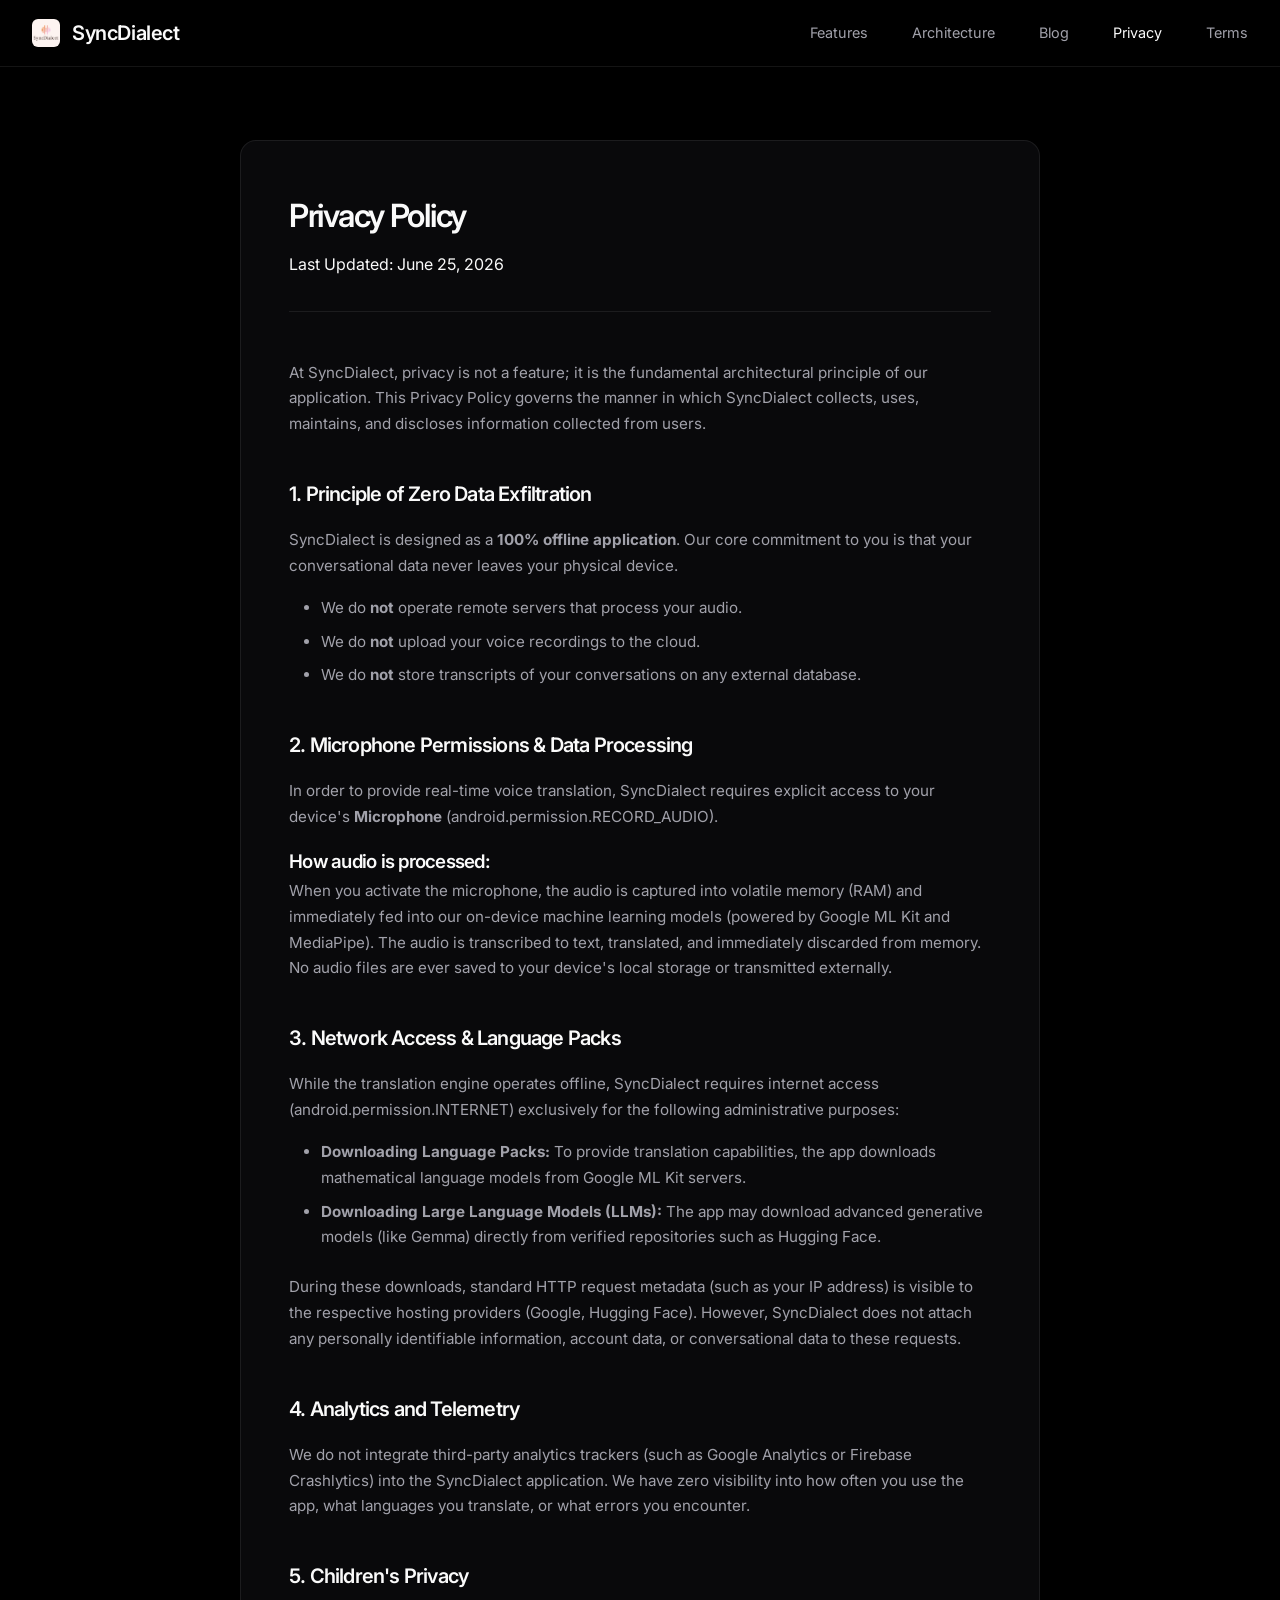
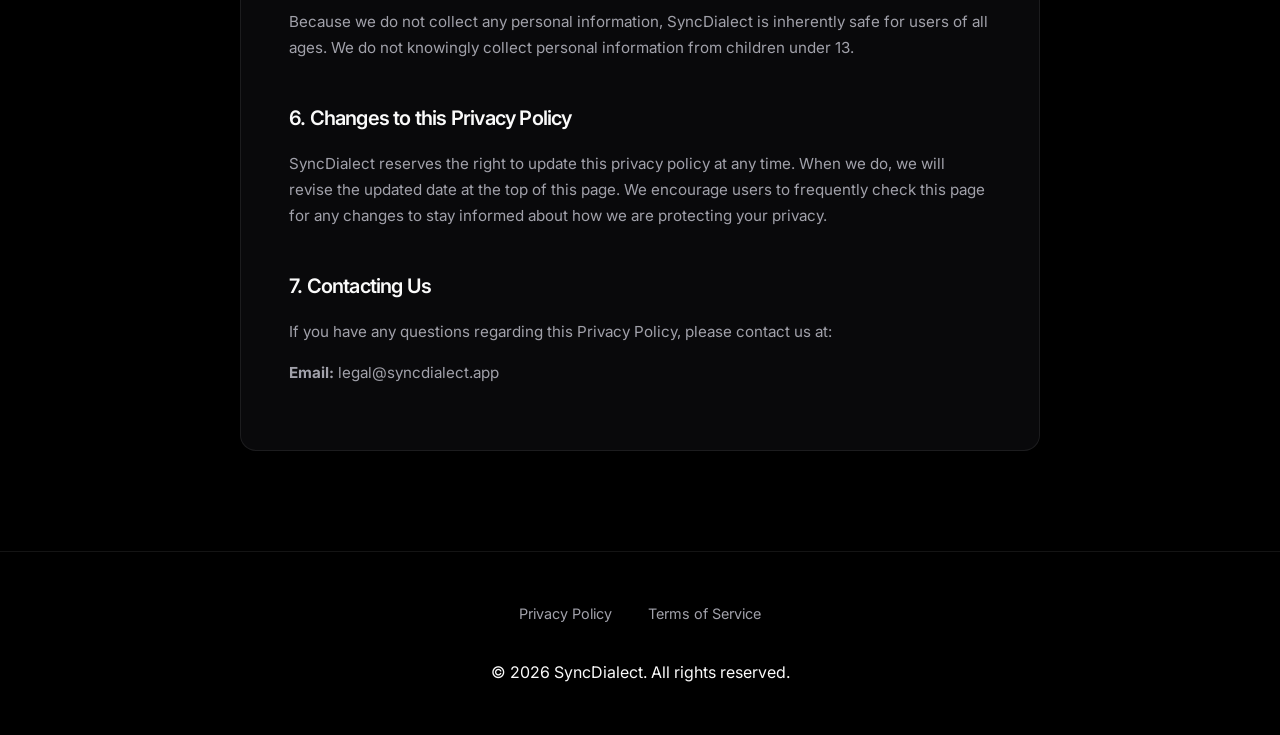
<file: website/privacy.html>
<!DOCTYPE html>
<html lang="en">
<head>
    <meta charset="UTF-8">
    <meta name="viewport" content="width=device-width, initial-scale=1.0">
    <title>Privacy Policy - SyncDialect</title>
    <meta name="description" content="Privacy Policy for SyncDialect">
    <link rel="stylesheet" href="styles.css">
    <link href="https://fonts.googleapis.com/css2?family=Inter:wght@400;500;600;800&display=swap" rel="stylesheet">
</head>
<body>

    <nav>
        <div class="nav-container">
            <a href="index.html" class="logo">
                <img src="assets/default.png" alt="SyncDialect Logo" class="nav-icon">
                SyncDialect
            </a>
            <div class="nav-links">
                <a href="index.html#features">Features</a>
                <a href="index.html#architecture">Architecture</a>
                <a href="blog.html">Blog</a>
                <a href="privacy.html" class="active">Privacy</a>
                <a href="terms.html">Terms</a>
            </div>
        </div>
    </nav>

    <main class="legal-container">
        <div class="legal-header">
            <h1>Privacy Policy</h1>
            <p>Last Updated: June 25, 2026</p>
        </div>
        
        <div class="legal-content">
            <p>At SyncDialect, privacy is not a feature; it is the fundamental architectural principle of our application. This Privacy Policy governs the manner in which SyncDialect collects, uses, maintains, and discloses information collected from users.</p>

            <h2>1. Principle of Zero Data Exfiltration</h2>
            <p>SyncDialect is designed as a <strong>100% offline application</strong>. Our core commitment to you is that your conversational data never leaves your physical device.</p>
            <ul>
                <li>We do <strong>not</strong> operate remote servers that process your audio.</li>
                <li>We do <strong>not</strong> upload your voice recordings to the cloud.</li>
                <li>We do <strong>not</strong> store transcripts of your conversations on any external database.</li>
            </ul>

            <h2>2. Microphone Permissions & Data Processing</h2>
            <p>In order to provide real-time voice translation, SyncDialect requires explicit access to your device's <strong>Microphone</strong> (<code>android.permission.RECORD_AUDIO</code>).</p>
            <h3>How audio is processed:</h3>
            <p>When you activate the microphone, the audio is captured into volatile memory (RAM) and immediately fed into our on-device machine learning models (powered by Google ML Kit and MediaPipe). The audio is transcribed to text, translated, and immediately discarded from memory. No audio files are ever saved to your device's local storage or transmitted externally.</p>

            <h2>3. Network Access & Language Packs</h2>
            <p>While the translation engine operates offline, SyncDialect requires internet access (<code>android.permission.INTERNET</code>) exclusively for the following administrative purposes:</p>
            <ul>
                <li><strong>Downloading Language Packs:</strong> To provide translation capabilities, the app downloads mathematical language models from Google ML Kit servers.</li>
                <li><strong>Downloading Large Language Models (LLMs):</strong> The app may download advanced generative models (like Gemma) directly from verified repositories such as Hugging Face.</li>
            </ul>
            <p>During these downloads, standard HTTP request metadata (such as your IP address) is visible to the respective hosting providers (Google, Hugging Face). However, SyncDialect does not attach any personally identifiable information, account data, or conversational data to these requests.</p>

            <h2>4. Analytics and Telemetry</h2>
            <p>We do not integrate third-party analytics trackers (such as Google Analytics or Firebase Crashlytics) into the SyncDialect application. We have zero visibility into how often you use the app, what languages you translate, or what errors you encounter.</p>

            <h2>5. Children's Privacy</h2>
            <p>Because we do not collect any personal information, SyncDialect is inherently safe for users of all ages. We do not knowingly collect personal information from children under 13.</p>

            <h2>6. Changes to this Privacy Policy</h2>
            <p>SyncDialect reserves the right to update this privacy policy at any time. When we do, we will revise the updated date at the top of this page. We encourage users to frequently check this page for any changes to stay informed about how we are protecting your privacy.</p>

            <h2>7. Contacting Us</h2>
            <p>If you have any questions regarding this Privacy Policy, please contact us at:</p>
            <p><strong>Email:</strong> legal@syncdialect.app</p>
        </div>
    </main>

    <footer>
        <div class="footer-links">
            <a href="privacy.html">Privacy Policy</a>
            <a href="terms.html">Terms of Service</a>
        </div>
        <p>&copy; 2026 SyncDialect. All rights reserved.</p>
    </footer>

</body>
</html>
</file>
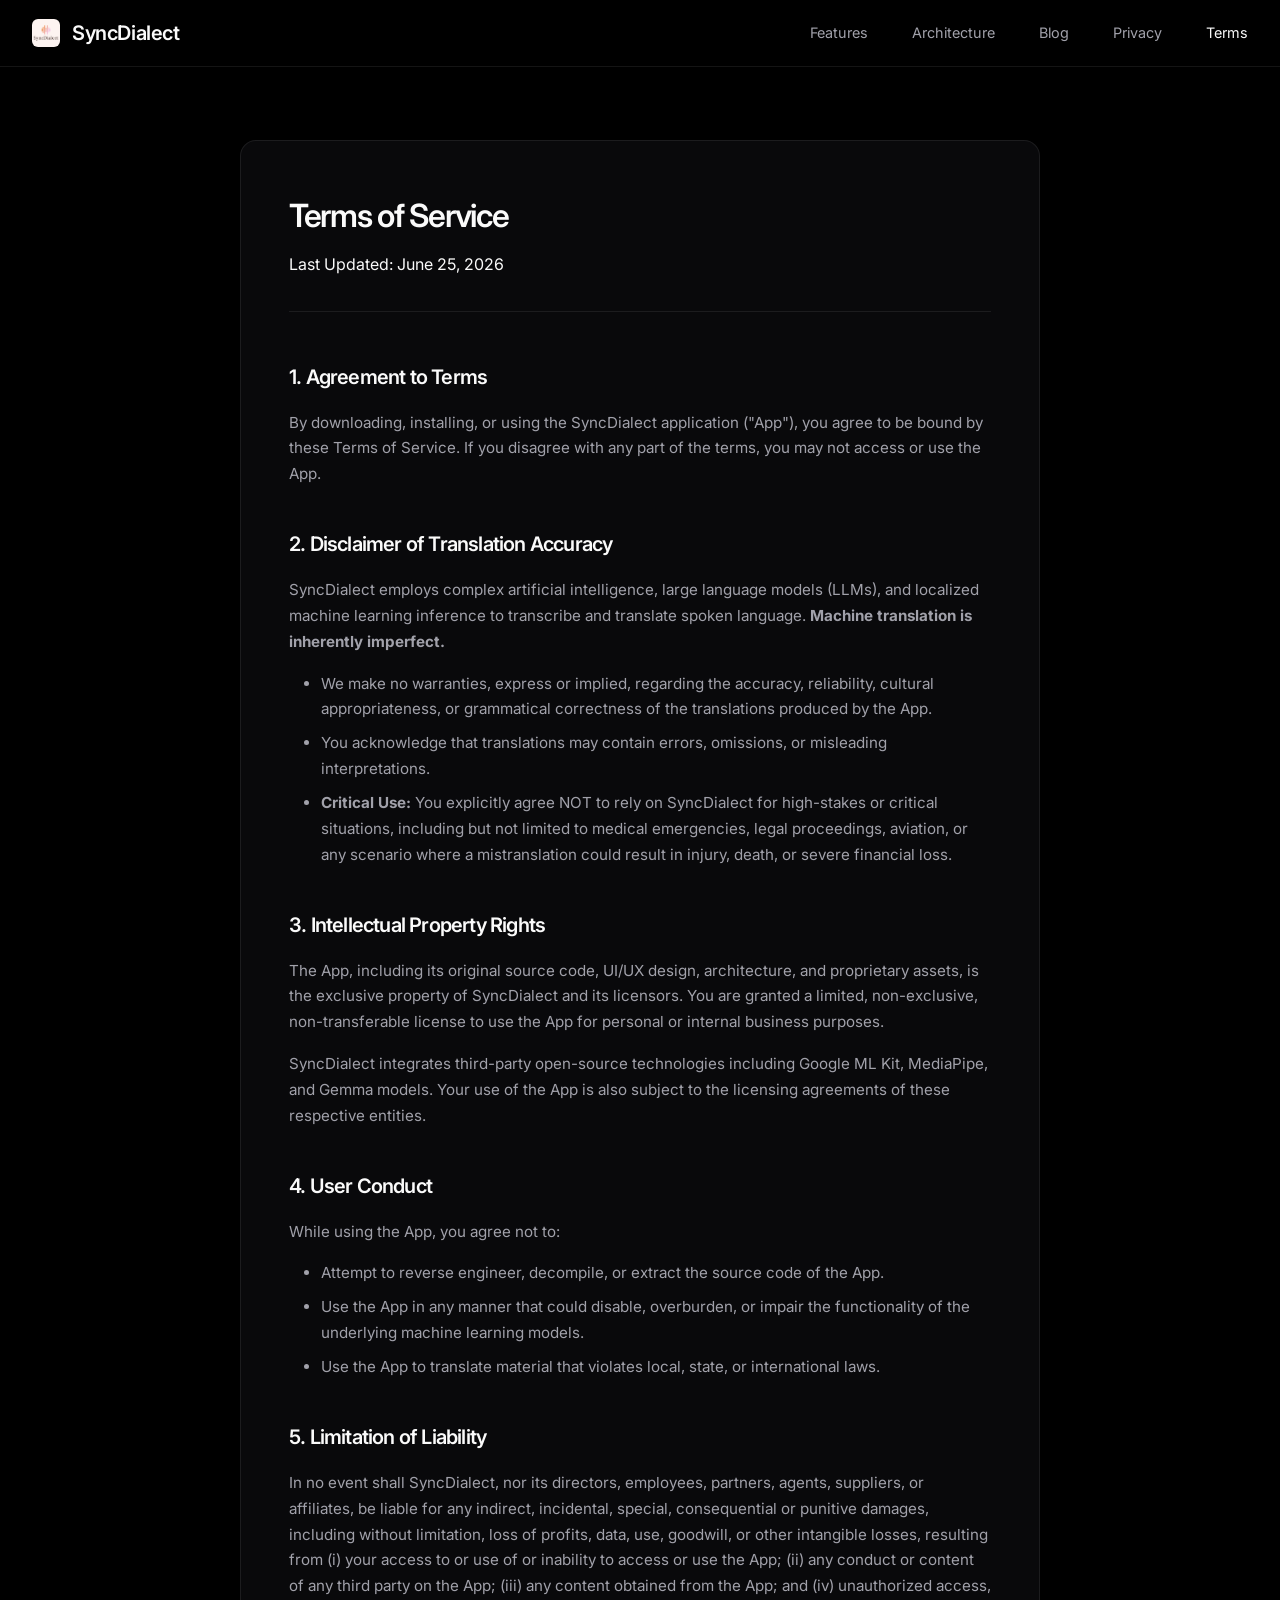
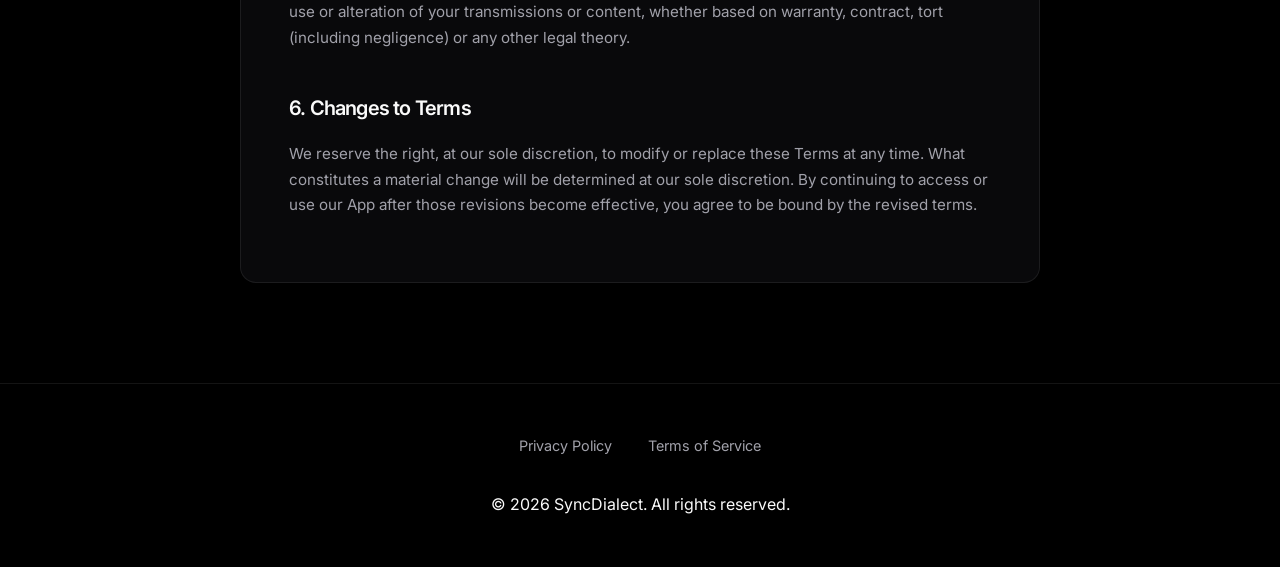
<file: website/terms.html>
<!DOCTYPE html>
<html lang="en">
<head>
    <meta charset="UTF-8">
    <meta name="viewport" content="width=device-width, initial-scale=1.0">
    <title>Terms of Service - SyncDialect</title>
    <meta name="description" content="Terms of Service for SyncDialect">
    <link rel="stylesheet" href="styles.css">
    <link href="https://fonts.googleapis.com/css2?family=Inter:wght@400;500;600;800&display=swap" rel="stylesheet">
</head>
<body>

    <nav>
        <div class="nav-container">
            <a href="index.html" class="logo">
                <img src="assets/default.png" alt="SyncDialect Logo" class="nav-icon">
                SyncDialect
            </a>
            <div class="nav-links">
                <a href="index.html#features">Features</a>
                <a href="index.html#architecture">Architecture</a>
                <a href="blog.html">Blog</a>
                <a href="privacy.html">Privacy</a>
                <a href="terms.html" class="active">Terms</a>
            </div>
        </div>
    </nav>

    <main class="legal-container">
        <div class="legal-header">
            <h1>Terms of Service</h1>
            <p>Last Updated: June 25, 2026</p>
        </div>
        
        <div class="legal-content">
            <h2>1. Agreement to Terms</h2>
            <p>By downloading, installing, or using the SyncDialect application ("App"), you agree to be bound by these Terms of Service. If you disagree with any part of the terms, you may not access or use the App.</p>

            <h2>2. Disclaimer of Translation Accuracy</h2>
            <p>SyncDialect employs complex artificial intelligence, large language models (LLMs), and localized machine learning inference to transcribe and translate spoken language. <strong>Machine translation is inherently imperfect.</strong></p>
            <ul>
                <li>We make no warranties, express or implied, regarding the accuracy, reliability, cultural appropriateness, or grammatical correctness of the translations produced by the App.</li>
                <li>You acknowledge that translations may contain errors, omissions, or misleading interpretations.</li>
                <li><strong>Critical Use:</strong> You explicitly agree NOT to rely on SyncDialect for high-stakes or critical situations, including but not limited to medical emergencies, legal proceedings, aviation, or any scenario where a mistranslation could result in injury, death, or severe financial loss.</li>
            </ul>

            <h2>3. Intellectual Property Rights</h2>
            <p>The App, including its original source code, UI/UX design, architecture, and proprietary assets, is the exclusive property of SyncDialect and its licensors. You are granted a limited, non-exclusive, non-transferable license to use the App for personal or internal business purposes.</p>
            <p>SyncDialect integrates third-party open-source technologies including Google ML Kit, MediaPipe, and Gemma models. Your use of the App is also subject to the licensing agreements of these respective entities.</p>

            <h2>4. User Conduct</h2>
            <p>While using the App, you agree not to:</p>
            <ul>
                <li>Attempt to reverse engineer, decompile, or extract the source code of the App.</li>
                <li>Use the App in any manner that could disable, overburden, or impair the functionality of the underlying machine learning models.</li>
                <li>Use the App to translate material that violates local, state, or international laws.</li>
            </ul>

            <h2>5. Limitation of Liability</h2>
            <p>In no event shall SyncDialect, nor its directors, employees, partners, agents, suppliers, or affiliates, be liable for any indirect, incidental, special, consequential or punitive damages, including without limitation, loss of profits, data, use, goodwill, or other intangible losses, resulting from (i) your access to or use of or inability to access or use the App; (ii) any conduct or content of any third party on the App; (iii) any content obtained from the App; and (iv) unauthorized access, use or alteration of your transmissions or content, whether based on warranty, contract, tort (including negligence) or any other legal theory.</p>

            <h2>6. Changes to Terms</h2>
            <p>We reserve the right, at our sole discretion, to modify or replace these Terms at any time. What constitutes a material change will be determined at our sole discretion. By continuing to access or use our App after those revisions become effective, you agree to be bound by the revised terms.</p>

        </div>
    </main>

    <footer>
        <div class="footer-links">
            <a href="privacy.html">Privacy Policy</a>
            <a href="terms.html">Terms of Service</a>
        </div>
        <p>&copy; 2026 SyncDialect. All rights reserved.</p>
    </footer>

</body>
</html>
</file>
<file: styles.css>
:root {
    --bg-main: #000000;
    --bg-card: #09090b;
    --text-main: #FAFAFA;
    --text-muted: #A1A1AA;
    --border-color: rgba(255, 255, 255, 0.08);
    --border-hover: rgba(255, 255, 255, 0.2);
    --glow-color: rgba(255, 255, 255, 0.05);
    --nav-bg: rgba(0, 0, 0, 0.7);
}

* {
    margin: 0;
    padding: 0;
    box-sizing: border-box;
    font-family: 'Inter', -apple-system, BlinkMacSystemFont, 'Segoe UI', Roboto, sans-serif;
    scroll-behavior: smooth;
}

body {
    background-color: var(--bg-main);
    color: var(--text-main);
    line-height: 1.7;
    -webkit-font-smoothing: antialiased;
}

h1, h2, h3, h4 {
    color: var(--text-main);
    font-weight: 600;
    letter-spacing: -0.04em;
}

/* Animations */
@keyframes fadeUp {
    0% { opacity: 0; transform: translateY(40px); }
    100% { opacity: 1; transform: translateY(0); }
}

@keyframes shimmer {
    0% { background-position: 200% 0; }
    100% { background-position: -200% 0; }
}

/* Navigation */
nav {
    position: fixed;
    top: 0;
    width: 100%;
    background-color: var(--nav-bg);
    backdrop-filter: blur(12px);
    z-index: 100;
    border-bottom: 1px solid var(--border-color);
}

.nav-container {
    max-width: 1280px;
    margin: 0 auto;
    padding: 1rem 2rem;
    display: flex;
    justify-content: space-between;
    align-items: center;
}

.logo {
    display: flex;
    align-items: center;
    gap: 12px;
    font-weight: 600;
    font-size: 1.25rem;
    color: var(--text-main);
    text-decoration: none;
    letter-spacing: -0.02em;
}

.nav-icon {
    width: 28px;
    height: 28px;
    border-radius: 6px;
}

.nav-links a {
    color: var(--text-muted);
    text-decoration: none;
    margin-left: 2.5rem;
    font-weight: 400;
    font-size: 0.9rem;
    transition: color 0.2s ease;
}

.nav-links a:hover, .nav-links a.active {
    color: var(--text-main);
}

/* Hero Section */
/* Rotating Text */
.rotating-text {
    display: inline-block;
    min-width: 300px;
    padding-bottom: 0.2em; /* Prevents descender clipping in Arabic */
    line-height: 1.1;
    background: linear-gradient(90deg, #FFFFFF 0%, #A1A1AA 100%);
    -webkit-background-clip: text;
    -webkit-text-fill-color: transparent;
}
.rotating-text.fade-out {
    animation: fadeOutUp 0.4s cubic-bezier(0.16, 1, 0.3, 1) forwards;
}
.rotating-text.fade-in {
    animation: fadeInUp 0.4s cubic-bezier(0.16, 1, 0.3, 1) forwards;
}

@keyframes fadeOutUp {
    0% { opacity: 1; transform: translateY(0); }
    100% { opacity: 0; transform: translateY(-20px); }
}
@keyframes fadeInUp {
    0% { opacity: 0; transform: translateY(20px); }
    100% { opacity: 1; transform: translateY(0); }
}

/* Floating Languages Background */
.hero {
    position: relative;
    overflow: hidden;
}
.floating-languages {
    position: absolute;
    top: 0;
    left: 0;
    width: 100%;
    height: 100%;
    z-index: -1;
    pointer-events: none;
    overflow: hidden;
}
.float-word {
    position: absolute;
    color: rgba(255, 255, 255, 0.03);
    font-size: 4rem;
    font-weight: 700;
    white-space: nowrap;
    animation: floatAnim 20s linear infinite;
    opacity: 0;
}
@keyframes floatAnim {
    0% { transform: translate(100vw, 100px) scale(0.8); opacity: 0; }
    10% { opacity: 1; }
    90% { opacity: 1; }
    100% { transform: translate(-50vw, -100px) scale(1.2); opacity: 0; }
}
.w1 { top: 10%; animation-duration: 25s; animation-delay: 0s; font-size: 6rem; }
.w2 { top: 30%; animation-duration: 35s; animation-delay: 5s; font-size: 3rem; }
.w3 { top: 50%; animation-duration: 28s; animation-delay: 2s; font-size: 8rem; color: rgba(255, 255, 255, 0.02); }
.w4 { top: 70%; animation-duration: 40s; animation-delay: 10s; font-size: 5rem; }
.w5 { top: 20%; animation-duration: 30s; animation-delay: 15s; font-size: 4rem; }
.w6 { top: 80%; animation-duration: 32s; animation-delay: 8s; font-size: 7rem; }
.w7 { top: 40%; animation-duration: 22s; animation-delay: 12s; font-size: 5rem; }
.w8 { top: 60%; animation-duration: 26s; animation-delay: 18s; font-size: 6rem; }


.hero {
    padding: 200px 2rem 100px;
    text-align: center;
    position: relative;
    animation: fadeUp 1s cubic-bezier(0.16, 1, 0.3, 1) forwards;
}

.hero::before {
    content: '';
    position: absolute;
    top: -20%;
    left: 50%;
    transform: translateX(-50%);
    width: 800px;
    height: 800px;
    background: radial-gradient(circle, rgba(255,255,255,0.08) 0%, rgba(0,0,0,0) 70%);
    z-index: -1;
    pointer-events: none;
}

.hero h1 {
    font-size: 5rem;
    line-height: 1;
    margin-bottom: 1.5rem;
    background: linear-gradient(180deg, #FFFFFF 0%, #A1A1AA 100%);
    -webkit-background-clip: text;
    -webkit-text-fill-color: transparent;
}

.hero p {
    font-size: 1.15rem;
    color: var(--text-muted);
    margin-bottom: 2.5rem;
    max-width: 600px;
    margin-left: auto;
    margin-right: auto;
    font-weight: 400;
}

.cta-button {
    display: inline-flex;
    align-items: center;
    justify-content: center;
    background-color: #FAFAFA;
    color: #000000;
    padding: 0.9rem 2.5rem;
    border-radius: 8px;
    text-decoration: none;
    font-weight: 500;
    font-size: 1rem;
    transition: all 0.2s ease;
}

.cta-button:hover {
    background-color: #E4E4E7;
    transform: translateY(-1px);
}

/* Sections */
section {
    padding: 4rem 2rem 8rem;
    max-width: 1280px;
    margin: 0 auto;
}

.section-header {
    text-align: center;
    margin-bottom: 4rem;
    opacity: 0;
    animation: fadeUp 1s cubic-bezier(0.16, 1, 0.3, 1) 0.2s forwards;
}

.section-header h2 {
    font-size: 2.5rem;
    margin-bottom: 1rem;
}

.section-header p {
    font-size: 1.1rem;
    color: var(--text-muted);
    max-width: 600px;
    margin: 0 auto;
}

/* Slideshow Showcase System */
.slideshow-container {
    display: flex;
    gap: 4rem;
    max-width: 1100px;
    margin: 0 auto;
    align-items: flex-start;
}

.slideshow-visuals {
    flex: 1;
    position: sticky;
    top: 150px;
    display: flex;
    justify-content: center;
}

.phone-frame {
    position: relative;
    width: 340px;
    height: 700px;
    border-radius: 44px;
    border: 12px solid #18181b;
    background-color: #000;
    box-shadow: 0 0 0 2px #27272a, 0 30px 60px -12px rgba(255, 255, 255, 0.05);
    overflow: hidden;
}

/* Simulate phone notch */
.phone-frame::before {
    content: '';
    position: absolute;
    top: 0;
    left: 50%;
    transform: translateX(-50%);
    width: 140px;
    height: 30px;
    background-color: #18181b;
    border-bottom-left-radius: 16px;
    border-bottom-right-radius: 16px;
    z-index: 10;
}

.slide-image {
    position: absolute;
    top: 0;
    left: 0;
    width: 100%;
    height: 100%;
    object-fit: cover;
    opacity: 0;
    transition: opacity 0.8s cubic-bezier(0.16, 1, 0.3, 1), transform 1.2s cubic-bezier(0.16, 1, 0.3, 1);
    transform: scale(1.05);
}

.slide-image.active {
    opacity: 1;
    transform: scale(1);
    z-index: 5;
}

.slideshow-content {
    flex: 1;
    display: flex;
    flex-direction: column;
    justify-content: center;
    gap: 0.75rem;
    padding-top: 0;
    min-height: 700px;
}

.feature-block {
    padding: 1.5rem 2rem;
    background-color: transparent;
    border-radius: 20px;
    border: 1px solid transparent;
    cursor: pointer;
    transition: all 0.4s cubic-bezier(0.16, 1, 0.3, 1);
    opacity: 0.4;
    transform: translateX(-15px);
}

.feature-block:hover {
    opacity: 0.8;
}

.feature-block.active {
    background-color: var(--bg-card);
    border-color: var(--border-color);
    opacity: 1;
    transform: translateX(0);
    box-shadow: 0 10px 40px var(--glow-color);
}

.feature-block h3 {
    font-size: 1.25rem;
    margin-bottom: 0.5rem;
    color: var(--text-main);
}

.feature-block p {
    color: var(--text-muted);
    font-size: 0.95rem;
    line-height: 1.5;
    margin-bottom: 0;
}

@media (max-width: 900px) {
    .slideshow-container {
        flex-direction: column;
        align-items: center;
    }
    
    .slideshow-visuals {
        position: relative;
        top: 0;
        margin-bottom: 4rem;
    }
    
    .slideshow-content {
        padding-top: 0;
        padding-bottom: 2rem;
    }
    
    .feature-block {
        transform: translateX(0);
    }
}

/* Architecture */
.bg-light {
    background-color: #050505;
    padding: 6rem 0;
    border-top: 1px solid var(--border-color);
}

.container {
    max-width: 1280px;
    margin: 0 auto;
    padding: 0 2rem;
}

.tech-stack {
    display: flex;
    justify-content: center;
    gap: 1.5rem;
    flex-wrap: wrap;
    margin-top: 3rem;
}

.tech-item {
    display: flex;
    flex-direction: column;
    align-items: center;
    text-align: center;
    gap: 1rem;
    color: var(--text-muted);
    font-weight: 500;
    padding: 2.5rem 2rem;
    background-color: var(--bg-card);
    border-radius: 20px;
    border: 1px solid var(--border-color);
    width: 280px;
    transition: all 0.3s ease;
}

.tech-item:hover {
    border-color: var(--border-hover);
}

.tech-item span {
    font-size: 1.1rem;
    color: var(--text-main);
}

/* Legal Pages */
.legal-container {
    max-width: 800px;
    margin: 140px auto 100px;
    padding: 3rem;
    background-color: var(--bg-card);
    border-radius: 16px;
    border: 1px solid var(--border-color);
}

.legal-header {
    margin-bottom: 3rem;
    padding-bottom: 2rem;
    border-bottom: 1px solid var(--border-color);
}

.legal-header h1 {
    font-size: 2rem;
    margin-bottom: 0.5rem;
}

.legal-content h2 {
    font-size: 1.25rem;
    margin-top: 2.5rem;
    margin-bottom: 1rem;
    color: var(--text-main);
}

.legal-content p, .legal-content ul {
    color: var(--text-muted);
    margin-bottom: 1rem;
    font-size: 0.95rem;
}

.legal-content ul {
    padding-left: 2rem;
    margin-bottom: 1.5rem;
}

.legal-content li {
    margin-bottom: 0.5rem;
}

/* Footer */
footer {
    padding: 3rem 2rem;
    text-align: center;
    border-top: 1px solid var(--border-color);
}

.footer-links {
    margin-bottom: 2rem;
}

.footer-links a {
    color: var(--text-muted);
    text-decoration: none;
    margin: 0 1rem;
    font-weight: 400;
    font-size: 0.9rem;
}

.footer-links a:hover {
    color: var(--text-main);
}

/* Responsive */
@media (max-width: 1024px) {
    .bento-grid {
        grid-template-columns: repeat(2, 1fr);
    }
    .span-2x2, .span-2x1 {
        grid-column: span 2;
    }
    .span-1x2 {
        grid-column: span 1;
        grid-row: span 1;
        min-height: 400px;
    }
}

@media (max-width: 768px) {
    .hero h1 { font-size: 3rem; }
    .bento-grid { grid-template-columns: 1fr; }
    .span-2x2, .span-2x1, .span-1x2, .small-card { 
        grid-column: span 1; 
        grid-row: auto; 
        min-height: 350px;
    }
    .span-2x2 .bento-text, .span-2x1 .bento-text { max-width: 100%; }
    .span-2x2 .bento-image-wrapper { width: 100%; height: 50%; bottom: 0; left: 0; right: 0; }
    .nav-links { display: none; }
}
</file>
<file: website/styles.css>
:root {
    --bg-main: #000000;
    --bg-card: #09090b;
    --text-main: #FAFAFA;
    --text-muted: #A1A1AA;
    --border-color: rgba(255, 255, 255, 0.08);
    --border-hover: rgba(255, 255, 255, 0.2);
    --glow-color: rgba(255, 255, 255, 0.05);
    --nav-bg: rgba(0, 0, 0, 0.7);
}

* {
    margin: 0;
    padding: 0;
    box-sizing: border-box;
    font-family: 'Inter', -apple-system, BlinkMacSystemFont, 'Segoe UI', Roboto, sans-serif;
    scroll-behavior: smooth;
}

body {
    background-color: var(--bg-main);
    color: var(--text-main);
    line-height: 1.7;
    -webkit-font-smoothing: antialiased;
}

h1, h2, h3, h4 {
    color: var(--text-main);
    font-weight: 600;
    letter-spacing: -0.04em;
}

/* Animations */
@keyframes fadeUp {
    0% { opacity: 0; transform: translateY(40px); }
    100% { opacity: 1; transform: translateY(0); }
}

@keyframes shimmer {
    0% { background-position: 200% 0; }
    100% { background-position: -200% 0; }
}

/* Navigation */
nav {
    position: fixed;
    top: 0;
    width: 100%;
    background-color: var(--nav-bg);
    backdrop-filter: blur(12px);
    z-index: 100;
    border-bottom: 1px solid var(--border-color);
}

.nav-container {
    max-width: 1280px;
    margin: 0 auto;
    padding: 1rem 2rem;
    display: flex;
    justify-content: space-between;
    align-items: center;
}

.logo {
    display: flex;
    align-items: center;
    gap: 12px;
    font-weight: 600;
    font-size: 1.25rem;
    color: var(--text-main);
    text-decoration: none;
    letter-spacing: -0.02em;
}

.nav-icon {
    width: 28px;
    height: 28px;
    border-radius: 6px;
}

.nav-links a {
    color: var(--text-muted);
    text-decoration: none;
    margin-left: 2.5rem;
    font-weight: 400;
    font-size: 0.9rem;
    transition: color 0.2s ease;
}

.nav-links a:hover, .nav-links a.active {
    color: var(--text-main);
}

/* Hero Section */
/* Rotating Text */
.rotating-text {
    display: inline-block;
    min-width: 300px;
    padding-bottom: 0.2em; /* Prevents descender clipping in Arabic */
    line-height: 1.1;
    background: linear-gradient(90deg, #FFFFFF 0%, #A1A1AA 100%);
    -webkit-background-clip: text;
    -webkit-text-fill-color: transparent;
}
.rotating-text.fade-out {
    animation: fadeOutUp 0.4s cubic-bezier(0.16, 1, 0.3, 1) forwards;
}
.rotating-text.fade-in {
    animation: fadeInUp 0.4s cubic-bezier(0.16, 1, 0.3, 1) forwards;
}

@keyframes fadeOutUp {
    0% { opacity: 1; transform: translateY(0); }
    100% { opacity: 0; transform: translateY(-20px); }
}
@keyframes fadeInUp {
    0% { opacity: 0; transform: translateY(20px); }
    100% { opacity: 1; transform: translateY(0); }
}

/* Floating Languages Background */
.hero {
    position: relative;
    overflow: hidden;
}
.floating-languages {
    position: absolute;
    top: 0;
    left: 0;
    width: 100%;
    height: 100%;
    z-index: -1;
    pointer-events: none;
    overflow: hidden;
}
.float-word {
    position: absolute;
    color: rgba(255, 255, 255, 0.03);
    font-size: 4rem;
    font-weight: 700;
    white-space: nowrap;
    animation: floatAnim 20s linear infinite;
    opacity: 0;
}
@keyframes floatAnim {
    0% { transform: translate(100vw, 100px) scale(0.8); opacity: 0; }
    10% { opacity: 1; }
    90% { opacity: 1; }
    100% { transform: translate(-50vw, -100px) scale(1.2); opacity: 0; }
}
.w1 { top: 10%; animation-duration: 25s; animation-delay: 0s; font-size: 6rem; }
.w2 { top: 30%; animation-duration: 35s; animation-delay: 5s; font-size: 3rem; }
.w3 { top: 50%; animation-duration: 28s; animation-delay: 2s; font-size: 8rem; color: rgba(255, 255, 255, 0.02); }
.w4 { top: 70%; animation-duration: 40s; animation-delay: 10s; font-size: 5rem; }
.w5 { top: 20%; animation-duration: 30s; animation-delay: 15s; font-size: 4rem; }
.w6 { top: 80%; animation-duration: 32s; animation-delay: 8s; font-size: 7rem; }
.w7 { top: 40%; animation-duration: 22s; animation-delay: 12s; font-size: 5rem; }
.w8 { top: 60%; animation-duration: 26s; animation-delay: 18s; font-size: 6rem; }


.hero {
    padding: 200px 2rem 100px;
    text-align: center;
    position: relative;
    animation: fadeUp 1s cubic-bezier(0.16, 1, 0.3, 1) forwards;
}

.hero::before {
    content: '';
    position: absolute;
    top: -20%;
    left: 50%;
    transform: translateX(-50%);
    width: 800px;
    height: 800px;
    background: radial-gradient(circle, rgba(255,255,255,0.08) 0%, rgba(0,0,0,0) 70%);
    z-index: -1;
    pointer-events: none;
}

.hero h1 {
    font-size: 5rem;
    line-height: 1;
    margin-bottom: 1.5rem;
    background: linear-gradient(180deg, #FFFFFF 0%, #A1A1AA 100%);
    -webkit-background-clip: text;
    -webkit-text-fill-color: transparent;
}

.hero p {
    font-size: 1.15rem;
    color: var(--text-muted);
    margin-bottom: 2.5rem;
    max-width: 600px;
    margin-left: auto;
    margin-right: auto;
    font-weight: 400;
}

.cta-button {
    display: inline-flex;
    align-items: center;
    justify-content: center;
    background-color: #FAFAFA;
    color: #000000;
    padding: 0.9rem 2.5rem;
    border-radius: 8px;
    text-decoration: none;
    font-weight: 500;
    font-size: 1rem;
    transition: all 0.2s ease;
}

.cta-button:hover {
    background-color: #E4E4E7;
    transform: translateY(-1px);
}

/* Sections */
section {
    padding: 4rem 2rem 8rem;
    max-width: 1280px;
    margin: 0 auto;
}

.section-header {
    text-align: center;
    margin-bottom: 4rem;
    opacity: 0;
    animation: fadeUp 1s cubic-bezier(0.16, 1, 0.3, 1) 0.2s forwards;
}

.section-header h2 {
    font-size: 2.5rem;
    margin-bottom: 1rem;
}

.section-header p {
    font-size: 1.1rem;
    color: var(--text-muted);
    max-width: 600px;
    margin: 0 auto;
}

/* Slideshow Showcase System */
.slideshow-container {
    display: flex;
    gap: 4rem;
    max-width: 1100px;
    margin: 0 auto;
    align-items: flex-start;
}

.slideshow-visuals {
    flex: 1;
    position: sticky;
    top: 150px;
    display: flex;
    justify-content: center;
}

.phone-frame {
    position: relative;
    width: 340px;
    height: 700px;
    border-radius: 44px;
    border: 12px solid #18181b;
    background-color: #000;
    box-shadow: 0 0 0 2px #27272a, 0 30px 60px -12px rgba(255, 255, 255, 0.05);
    overflow: hidden;
}

/* Simulate phone notch */
.phone-frame::before {
    content: '';
    position: absolute;
    top: 0;
    left: 50%;
    transform: translateX(-50%);
    width: 140px;
    height: 30px;
    background-color: #18181b;
    border-bottom-left-radius: 16px;
    border-bottom-right-radius: 16px;
    z-index: 10;
}

.slide-image {
    position: absolute;
    top: 0;
    left: 0;
    width: 100%;
    height: 100%;
    object-fit: cover;
    opacity: 0;
    transition: opacity 0.8s cubic-bezier(0.16, 1, 0.3, 1), transform 1.2s cubic-bezier(0.16, 1, 0.3, 1);
    transform: scale(1.05);
}

.slide-image.active {
    opacity: 1;
    transform: scale(1);
    z-index: 5;
}

.slideshow-content {
    flex: 1;
    display: flex;
    flex-direction: column;
    justify-content: center;
    gap: 0.75rem;
    padding-top: 0;
    min-height: 700px;
}

.feature-block {
    padding: 1.5rem 2rem;
    background-color: transparent;
    border-radius: 20px;
    border: 1px solid transparent;
    cursor: pointer;
    transition: all 0.4s cubic-bezier(0.16, 1, 0.3, 1);
    opacity: 0.4;
    transform: translateX(-15px);
}

.feature-block:hover {
    opacity: 0.8;
}

.feature-block.active {
    background-color: var(--bg-card);
    border-color: var(--border-color);
    opacity: 1;
    transform: translateX(0);
    box-shadow: 0 10px 40px var(--glow-color);
}

.feature-block h3 {
    font-size: 1.25rem;
    margin-bottom: 0.5rem;
    color: var(--text-main);
}

.feature-block p {
    color: var(--text-muted);
    font-size: 0.95rem;
    line-height: 1.5;
    margin-bottom: 0;
}

@media (max-width: 900px) {
    .slideshow-container {
        flex-direction: column;
        align-items: center;
    }
    
    .slideshow-visuals {
        position: relative;
        top: 0;
        margin-bottom: 4rem;
    }
    
    .slideshow-content {
        padding-top: 0;
        padding-bottom: 2rem;
    }
    
    .feature-block {
        transform: translateX(0);
    }
}

/* Architecture */
.bg-light {
    background-color: #050505;
    padding: 6rem 0;
    border-top: 1px solid var(--border-color);
}

.container {
    max-width: 1280px;
    margin: 0 auto;
    padding: 0 2rem;
}

.tech-stack {
    display: flex;
    justify-content: center;
    gap: 1.5rem;
    flex-wrap: wrap;
    margin-top: 3rem;
}

.tech-item {
    display: flex;
    flex-direction: column;
    align-items: center;
    text-align: center;
    gap: 1rem;
    color: var(--text-muted);
    font-weight: 500;
    padding: 2.5rem 2rem;
    background-color: var(--bg-card);
    border-radius: 20px;
    border: 1px solid var(--border-color);
    width: 280px;
    transition: all 0.3s ease;
}

.tech-item:hover {
    border-color: var(--border-hover);
}

.tech-item span {
    font-size: 1.1rem;
    color: var(--text-main);
}

/* Legal Pages */
.legal-container {
    max-width: 800px;
    margin: 140px auto 100px;
    padding: 3rem;
    background-color: var(--bg-card);
    border-radius: 16px;
    border: 1px solid var(--border-color);
}

.legal-header {
    margin-bottom: 3rem;
    padding-bottom: 2rem;
    border-bottom: 1px solid var(--border-color);
}

.legal-header h1 {
    font-size: 2rem;
    margin-bottom: 0.5rem;
}

.legal-content h2 {
    font-size: 1.25rem;
    margin-top: 2.5rem;
    margin-bottom: 1rem;
    color: var(--text-main);
}

.legal-content p, .legal-content ul {
    color: var(--text-muted);
    margin-bottom: 1rem;
    font-size: 0.95rem;
}

.legal-content ul {
    padding-left: 2rem;
    margin-bottom: 1.5rem;
}

.legal-content li {
    margin-bottom: 0.5rem;
}

/* Footer */
footer {
    padding: 3rem 2rem;
    text-align: center;
    border-top: 1px solid var(--border-color);
}

.footer-links {
    margin-bottom: 2rem;
}

.footer-links a {
    color: var(--text-muted);
    text-decoration: none;
    margin: 0 1rem;
    font-weight: 400;
    font-size: 0.9rem;
}

.footer-links a:hover {
    color: var(--text-main);
}

/* Responsive */
@media (max-width: 1024px) {
    .bento-grid {
        grid-template-columns: repeat(2, 1fr);
    }
    .span-2x2, .span-2x1 {
        grid-column: span 2;
    }
    .span-1x2 {
        grid-column: span 1;
        grid-row: span 1;
        min-height: 400px;
    }
}

@media (max-width: 768px) {
    .hero h1 { font-size: 3rem; }
    .bento-grid { grid-template-columns: 1fr; }
    .span-2x2, .span-2x1, .span-1x2, .small-card { 
        grid-column: span 1; 
        grid-row: auto; 
        min-height: 350px;
    }
    .span-2x2 .bento-text, .span-2x1 .bento-text { max-width: 100%; }
    .span-2x2 .bento-image-wrapper { width: 100%; height: 50%; bottom: 0; left: 0; right: 0; }
    .nav-links { display: none; }
}

/* Background Motion Path Styling */
.hero-motion-container {
    position: absolute;
    top: 0;
    left: 0;
    width: 100%;
    height: 100%;
    pointer-events: none;
    z-index: 0;
    opacity: 0.12; /* Keep it subtle */
}

/* Broken Text Character Styling */
.broken-text {
    cursor: pointer;
    display: inline-block;
}

.broken-char {
    display: inline-block;
    position: relative;
    user-select: none;
}
</file>
